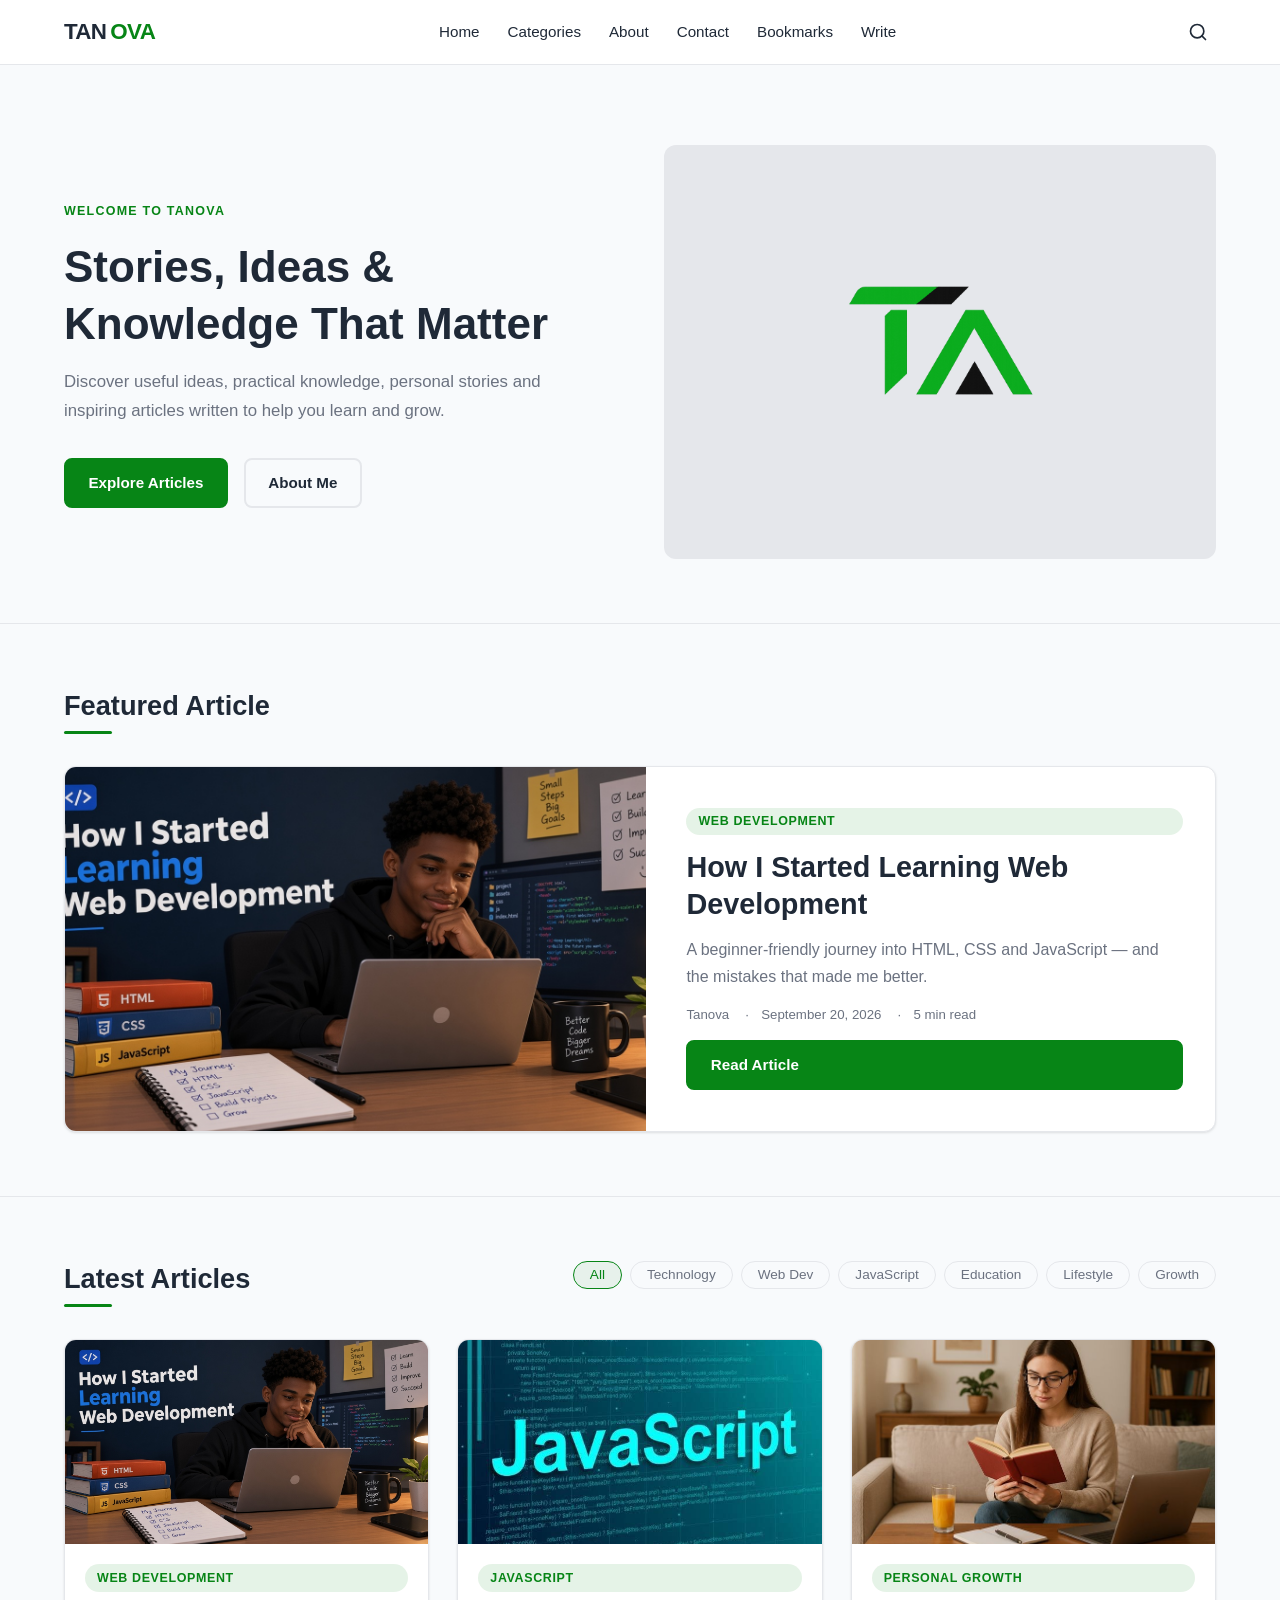
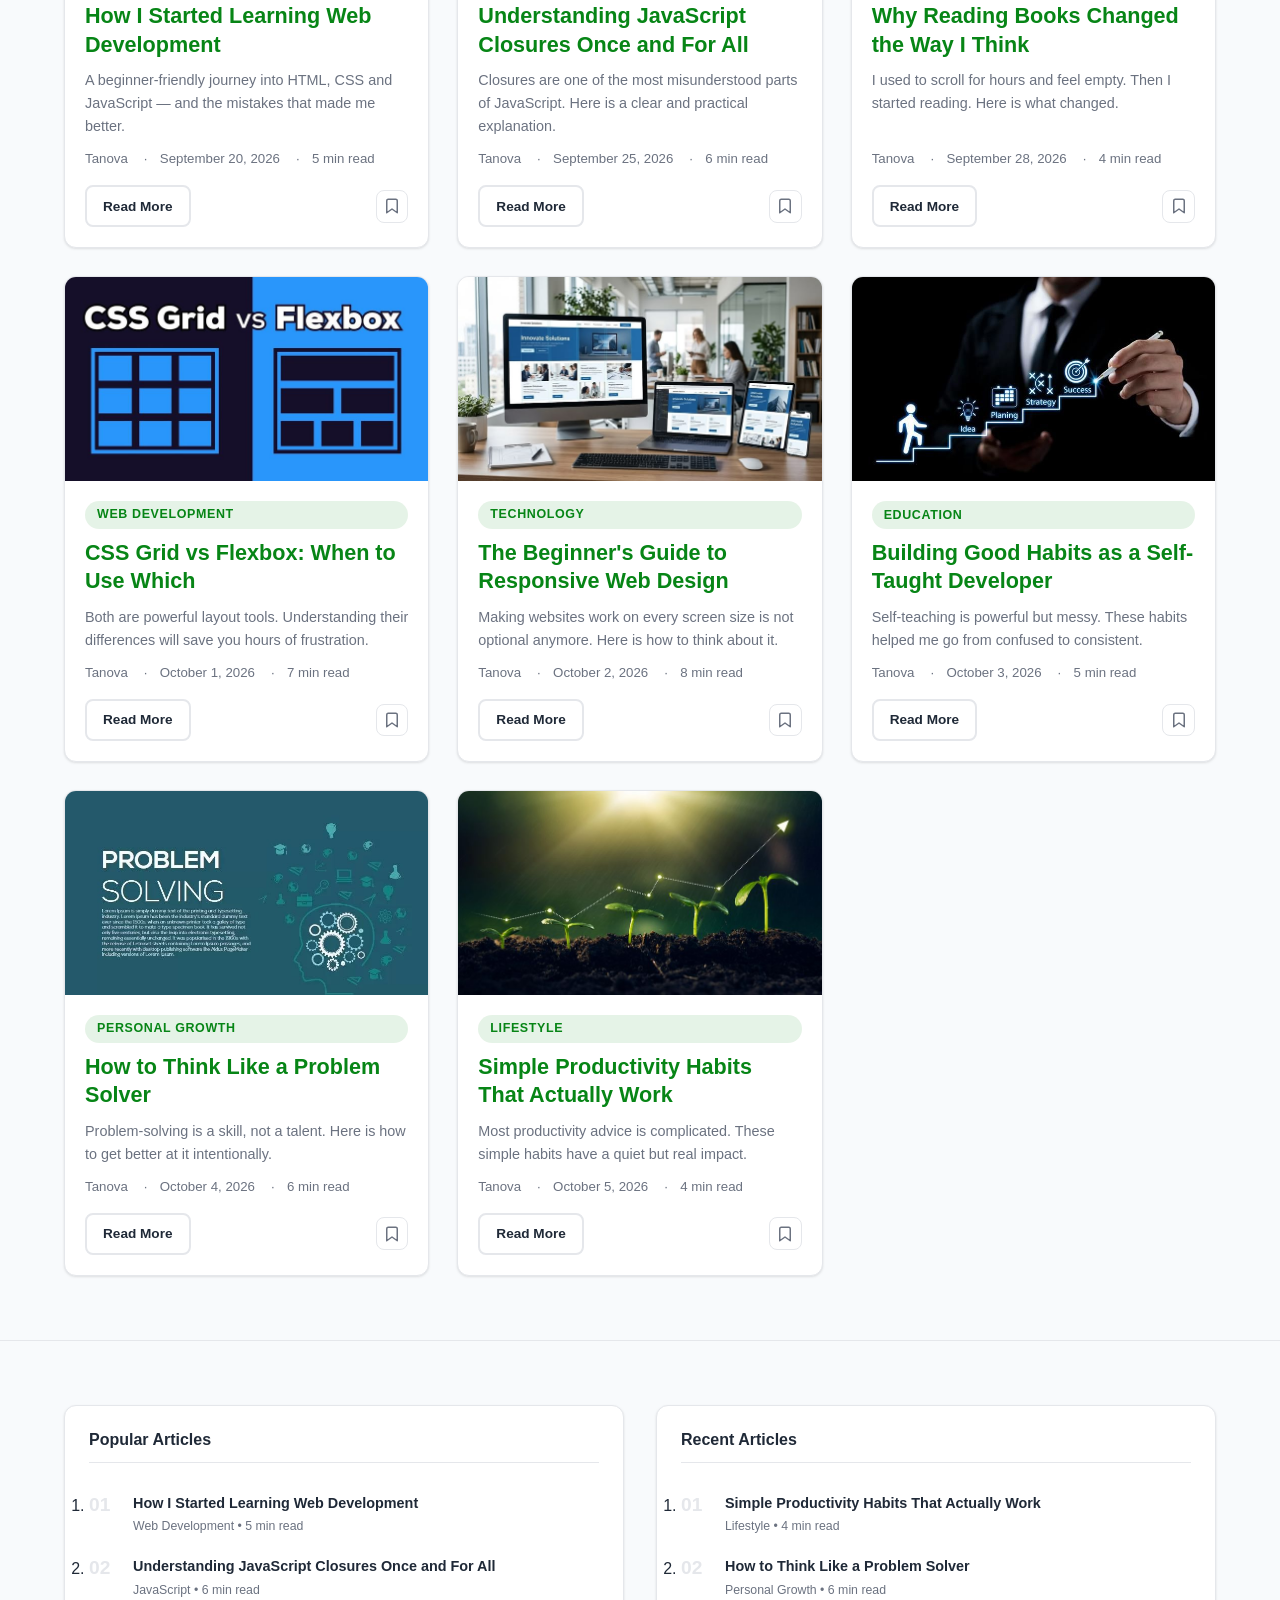
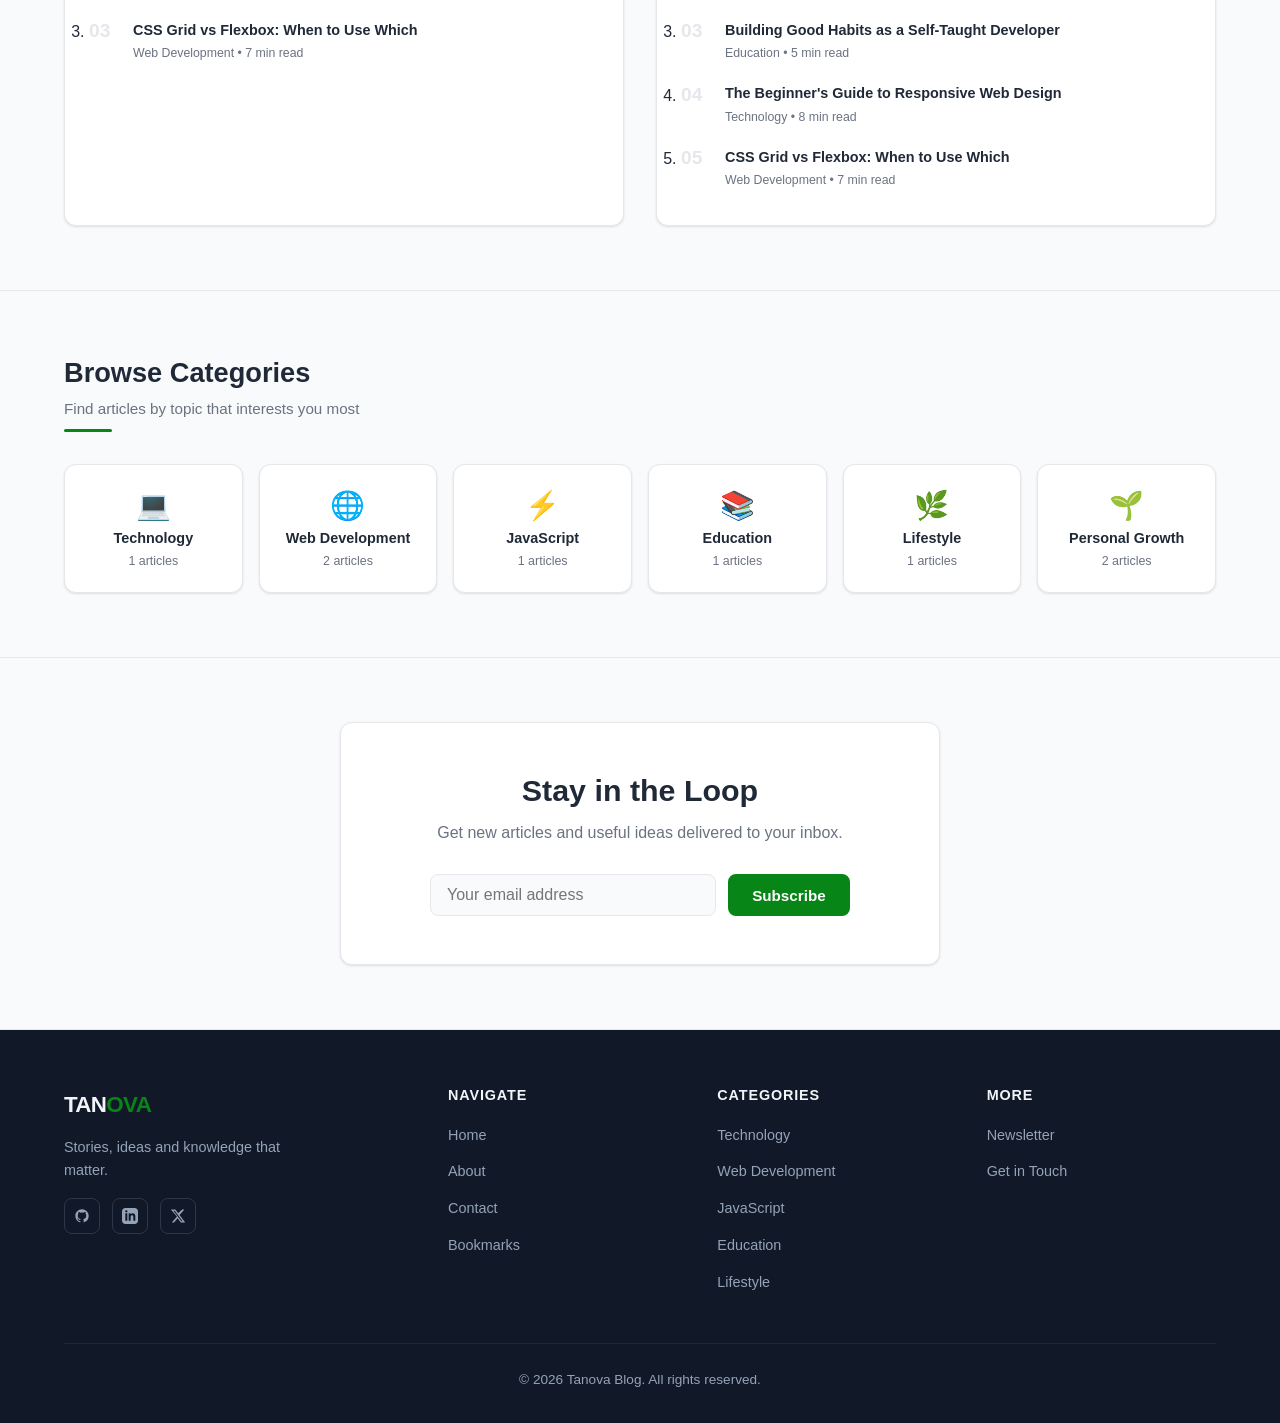
<file: blog/index.html>
<!DOCTYPE html>
<html lang="en">
<head>
    <meta charset="UTF-8">
    <meta name="viewport" content="width=device-width, initial-scale=1.0">
    <meta name="description" content="Tanova Blog — Ideas, stories, knowledge and inspiration.">
    <title>Tanova Blog — Ideas, Stories & Knowledge</title>
    <link rel="stylesheet" href="css/style.css">
</head>
<body>

    <header class="site-header" role="banner">
        <div class="container">
            <div class="header-inner">
                <a href="index.html" class="logo-link" aria-label="Tanova Blog home">
                    TAN<span>OVA</span>
                </a>

                <nav class="desktop-nav" aria-label="Main navigation">
                    <a href="index.html">Home</a>
                    <a href="index.html#categories">Categories</a>
                    <a href="about.html">About</a>
                    <a href="contact.html">Contact</a>
                    <a href="bookmarks.html">Bookmarks</a>
                    <a href="publish.html">Write</a>
                </nav>

                <div class="nav-actions">
                    <button class="icon-btn" id="search-btn" aria-label="Open search">
                        <svg width="20" height="20" viewBox="0 0 24 24" fill="none" stroke="currentColor" stroke-width="2" stroke-linecap="round" stroke-linejoin="round" aria-hidden="true"><circle cx="11" cy="11" r="8"/><line x1="21" y1="21" x2="16.65" y2="16.65"/></svg>
                    </button>
                    <button class="icon-btn menu-toggle" id="menu-toggle" aria-label="Open navigation menu" aria-expanded="false" aria-controls="mobile-menu">
                        <svg width="24" height="24" viewBox="0 0 24 24" fill="none" stroke="currentColor" stroke-width="2" stroke-linecap="round" aria-hidden="true"><line x1="3" y1="6" x2="21" y2="6"/><line x1="3" y1="12" x2="21" y2="12"/><line x1="3" y1="18" x2="21" y2="18"/></svg>
                    </button>
                </div>
            </div>
        </div>

        <nav class="mobile-menu" id="mobile-menu" aria-label="Mobile navigation">
            <a href="index.html">Home</a>
            <a href="index.html#categories">Categories</a>
            <a href="about.html">About</a>
            <a href="contact.html">Contact</a>
            <a href="bookmarks.html">Bookmarks</a>
            <a href="publish.html">Write</a>
        </nav>
    </header>

    <div class="search-overlay" id="search-overlay" role="dialog" aria-modal="true" aria-label="Search articles">
        <div class="search-box">
            <div class="search-box-header">
                <div class="search-input-wrap">
                    <svg width="18" height="18" viewBox="0 0 24 24" fill="none" stroke="currentColor" stroke-width="2" stroke-linecap="round" stroke-linejoin="round" aria-hidden="true"><circle cx="11" cy="11" r="8"/><line x1="21" y1="21" x2="16.65" y2="16.65"/></svg>
                    <input type="search" id="search-input" placeholder="Search articles..." autocomplete="off" aria-label="Search articles">
                </div>
                <button id="search-close" aria-label="Close search">
                    <svg width="20" height="20" viewBox="0 0 24 24" fill="none" stroke="currentColor" stroke-width="2" stroke-linecap="round" aria-hidden="true"><line x1="18" y1="6" x2="6" y2="18"/><line x1="6" y1="6" x2="18" y2="18"/></svg>
                </button>
            </div>
            <div class="search-results" id="search-results" role="list" aria-live="polite"></div>
        </div>
    </div>

    <main id="main-content">

        <section class="hero" aria-labelledby="hero-heading">
            <div class="container">
                <div class="hero-inner">
                    <div class="hero-text">
                        <span class="hero-label">Welcome to Tanova</span>
                        <h1 id="hero-heading">Stories, Ideas &amp; Knowledge That Matter</h1>
                        <p>Discover useful ideas, practical knowledge, personal stories and inspiring articles written to help you learn and grow.</p>
                        <div class="hero-actions">
                            <a href="#latest-articles" class="btn btn-primary">Explore Articles</a>
                            <a href="about.html" class="btn btn-outline">About Me</a>
                        </div>
                    </div>
                    <div class="hero-image-wrap">
                        <img src="images/My Logo.png" alt="Tanova Blog">
                    </div>
                </div>
            </div>
        </section>

        <section class="featured-section" aria-labelledby="featured-heading">
            <div class="container">
                <div class="section-header">
                    <h2 class="section-title" id="featured-heading">Featured Article</h2>
                    <div class="section-divider"></div>
                </div>
                <div class="featured-article" id="featured-article"></div>
            </div>
        </section>

        <section class="posts-section" id="latest-articles" aria-labelledby="latest-heading">
            <div class="container">
                <div class="posts-section-top">
                    <div class="section-header section-header-flush">
                        <h2 class="section-title" id="latest-heading">Latest Articles</h2>
                        <div class="section-divider"></div>
                    </div>
                    <div class="category-filters" role="group" aria-label="Filter by category">
                        <button class="category-filter-btn active" data-category="all">All</button>
                        <button class="category-filter-btn" data-category="Technology">Technology</button>
                        <button class="category-filter-btn" data-category="Web Development">Web Dev</button>
                        <button class="category-filter-btn" data-category="JavaScript">JavaScript</button>
                        <button class="category-filter-btn" data-category="Education">Education</button>
                        <button class="category-filter-btn" data-category="Lifestyle">Lifestyle</button>
                        <button class="category-filter-btn" data-category="Personal Growth">Growth</button>
                    </div>
                </div>
                <div class="posts-grid" id="posts-grid"></div>
            </div>
        </section>

        <section class="home-sidebar-section" aria-label="Popular articles">
            <div class="container">
                <div class="home-widgets-grid">
                    <div class="sidebar-widget">
                        <h2 class="widget-title">Popular Articles</h2>
                        <ol class="popular-list" id="popular-list" aria-label="Most popular articles"></ol>
                    </div>
                    <div class="sidebar-widget">
                        <h2 class="widget-title">Recent Articles</h2>
                        <ol class="popular-list" id="recent-list" aria-label="Most recent articles"></ol>
                    </div>
                </div>
            </div>
        </section>

        <section class="categories-section" id="categories" aria-labelledby="categories-heading">
            <div class="container">
                <div class="section-header">
                    <h2 class="section-title" id="categories-heading">Browse Categories</h2>
                    <p class="section-subtitle">Find articles by topic that interests you most</p>
                    <div class="section-divider"></div>
                </div>
                <div class="categories-grid" id="categories-grid"></div>
            </div>
        </section>

        <section class="newsletter-section" aria-labelledby="newsletter-heading">
            <div class="container">
                <div class="newsletter-inner">
                    <h2 id="newsletter-heading">Stay in the Loop</h2>
                    <p>Get new articles and useful ideas delivered to your inbox.</p>
                    <form class="newsletter-form" id="newsletter-form" novalidate aria-label="Newsletter subscription">
                        <input type="email" placeholder="Your email address" aria-label="Email address" required>
                        <button type="submit" class="btn btn-primary">Subscribe</button>
                    </form>
                </div>
            </div>
        </section>

    </main>

    <footer class="site-footer" role="contentinfo">
        <div class="container">
            <div class="footer-grid">
                <div class="footer-brand">
                    <a href="index.html" class="logo-link" aria-label="Tanova Blog">TAN<span>OVA</span></a>
                    <p>Stories, ideas and knowledge that matter.</p>
                    <div class="social-links" aria-label="Social media links">
                        <a href="https://github.com/Ekenmisireyakakum/Blog" class="social-link" aria-label="GitHub" target="_blank" rel="noopener">
                            <svg width="16" height="16" viewBox="0 0 24 24" fill="currentColor" aria-hidden="true"><path d="M12 2C6.477 2 2 6.484 2 12.017c0 4.425 2.865 8.18 6.839 9.504.5.092.682-.217.682-.483 0-.237-.008-.868-.013-1.703-2.782.605-3.369-1.343-3.369-1.343-.454-1.158-1.11-1.466-1.11-1.466-.908-.62.069-.608.069-.608 1.003.07 1.531 1.032 1.531 1.032.892 1.53 2.341 1.088 2.91.832.092-.647.35-1.088.636-1.338-2.22-.253-4.555-1.113-4.555-4.951 0-1.093.39-1.988 1.029-2.688-.103-.253-.446-1.272.098-2.65 0 0 .84-.27 2.75 1.026A9.564 9.564 0 0112 6.844c.85.004 1.705.115 2.504.337 1.909-1.296 2.747-1.027 2.747-1.027.546 1.379.202 2.398.1 2.651.64.7 1.028 1.595 1.028 2.688 0 3.848-2.339 4.695-4.566 4.943.359.309.678.92.678 1.855 0 1.338-.012 2.419-.012 2.747 0 .268.18.58.688.482A10.019 10.019 0 0022 12.017C22 6.484 17.522 2 12 2z"/></svg>
                        </a>
                        <a href="https://lnkd.in/p/dVccZxGE" class="social-link" aria-label="LinkedIn" target="_blank" rel="noopener">
                            <svg width="16" height="16" viewBox="0 0 24 24" fill="currentColor" aria-hidden="true"><path d="M19 0h-14c-2.761 0-5 2.239-5 5v14c0 2.761 2.239 5 5 5h14c2.762 0 5-2.239 5-5v-14c0-2.761-2.238-5-5-5zm-11 19h-3v-11h3v11zm-1.5-12.268c-.966 0-1.75-.79-1.75-1.764s.784-1.764 1.75-1.764 1.75.79 1.75 1.764-.783 1.764-1.75 1.764zm13.5 12.268h-3v-5.604c0-3.368-4-3.113-4 0v5.604h-3v-11h3v1.765c1.396-2.586 7-2.777 7 2.476v6.759z"/></svg>
                        </a>
                        <a href="https://x.com/EkenmisireY/status/2108498737828184148?s=20" class="social-link" aria-label="X (Twitter)" target="-blank" rel="noopener">
                            <svg width="16" height="16" viewBox="0 0 24 24" fill="currentColor" aria-hidden="true"><path d="M18.244 2.25h3.308l-7.227 8.26 8.502 11.24H16.17l-4.714-6.231-5.401 6.231H2.747l7.73-8.835L1.254 2.25H8.08l4.259 5.63 5.905-5.63zm-1.161 17.52h1.833L7.084 4.126H5.117z"/></svg>
                        </a>
                    </div>
                </div>

                <div class="footer-col">
                    <h4>Navigate</h4>
                    <ul>
                        <li><a href="index.html">Home</a></li>
                        <li><a href="about.html">About</a></li>
                        <li><a href="contact.html">Contact</a></li>
                        <li><a href="bookmarks.html">Bookmarks</a></li>
                    </ul>
                </div>

                <div class="footer-col">
                    <h4>Categories</h4>
                    <ul>
                        <li><a href="index.html#categories">Technology</a></li>
                        <li><a href="index.html#categories">Web Development</a></li>
                        <li><a href="index.html#categories">JavaScript</a></li>
                        <li><a href="index.html#categories">Education</a></li>
                        <li><a href="index.html#categories">Lifestyle</a></li>
                    </ul>
                </div>

                <div class="footer-col">
                    <h4>More</h4>
                    <ul>
                        <li><a href="index.html#newsletter">Newsletter</a></li>
                        <li><a href="contact.html">Get in Touch</a></li>
                    </ul>
                </div>
            </div>

            <div class="footer-bottom">
                <p>&copy; 2026 Tanova Blog. All rights reserved.</p>
            </div>
        </div>
    </footer>

    <script src="js/posts.js"></script>
    <script src="js/main.js"></script>
</body>
</html>
</file>
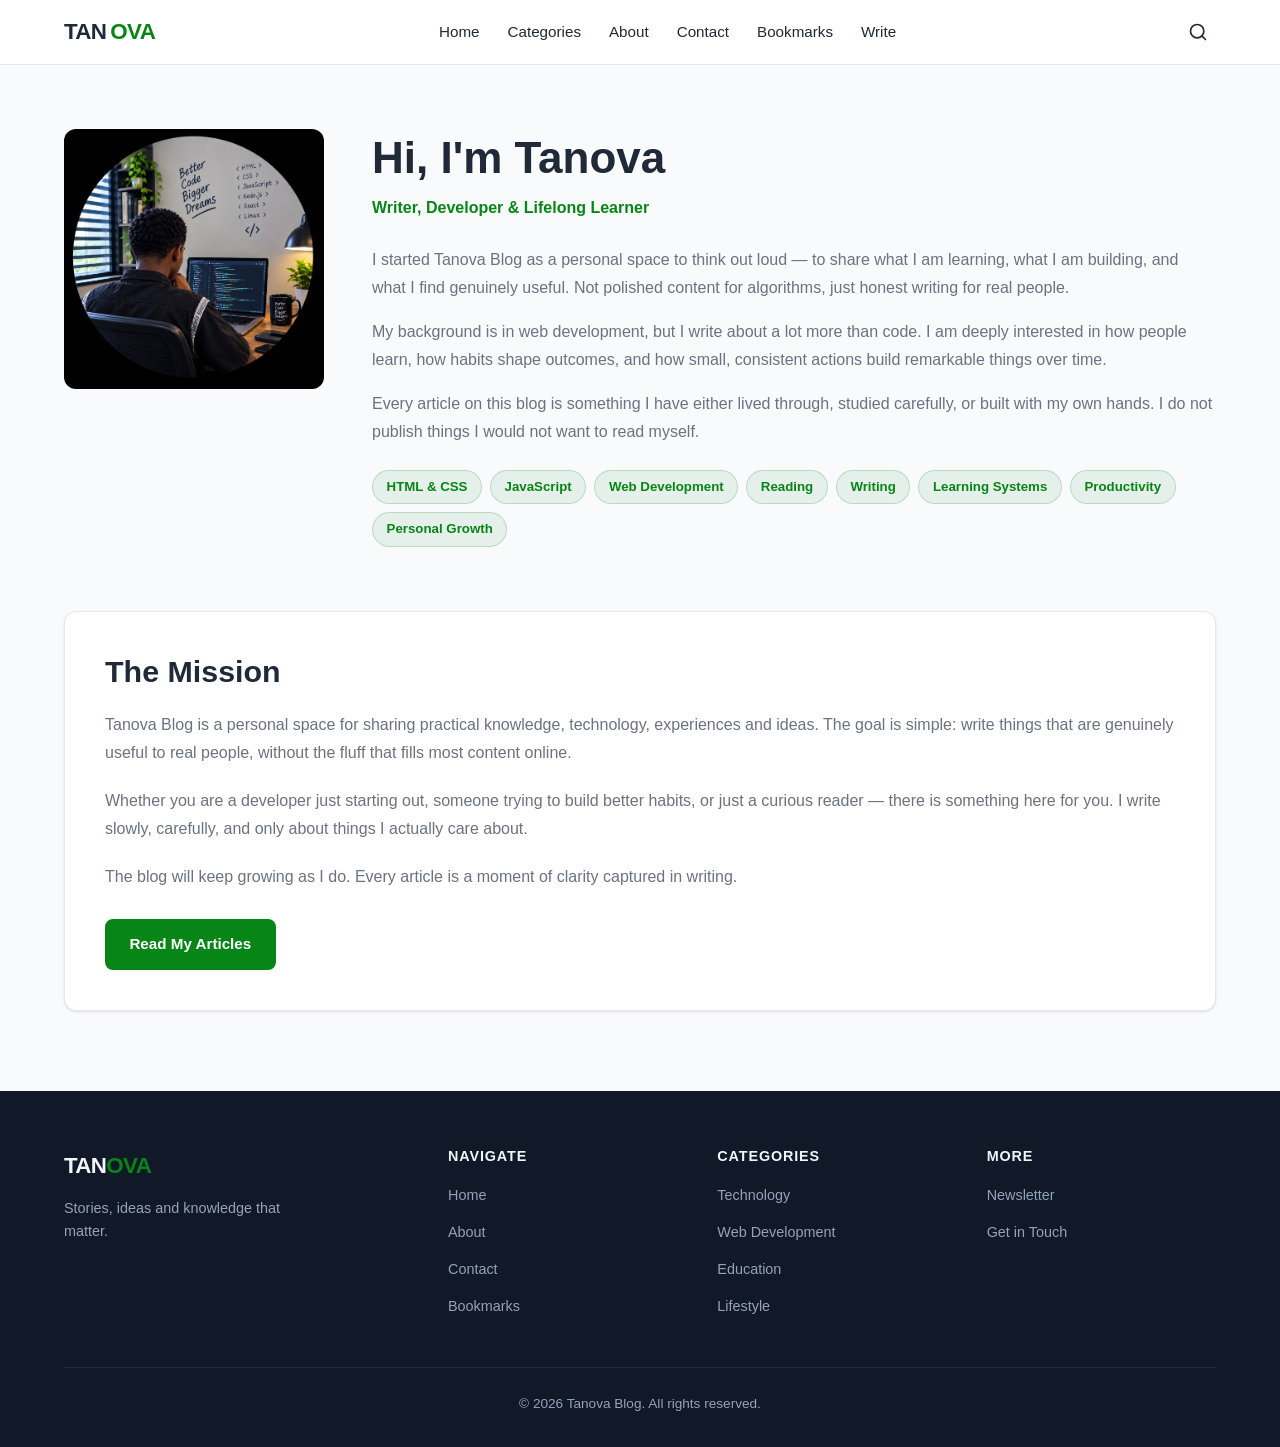
<file: blog/about.html>
<!DOCTYPE html>
<html lang="en">
<head>
    <meta charset="UTF-8">
    <meta name="viewport" content="width=device-width, initial-scale=1.0">
    <meta name="description" content="About Tanova Blog — a personal space for sharing practical knowledge, technology and ideas.">
    <title>About — Tanova Blog</title>
    <link rel="stylesheet" href="css/style.css">
</head>
<body>

    <header class="site-header" role="banner">
        <div class="container">
            <div class="header-inner">
                <a href="index.html" class="logo-link" aria-label="Tanova Blog home">
                    TAN<span>OVA</span>
                </a>
                <nav class="desktop-nav" aria-label="Main navigation">
                    <a href="index.html">Home</a>
                    <a href="index.html#categories">Categories</a>
                    <a href="about.html" aria-current="page">About</a>
                    <a href="contact.html">Contact</a>
                    <a href="bookmarks.html">Bookmarks</a>
                    <a href="publish.html">Write</a>
                </nav>
                <div class="nav-actions">
                    <button class="icon-btn" id="search-btn" aria-label="Open search">
                        <svg width="20" height="20" viewBox="0 0 24 24" fill="none" stroke="currentColor" stroke-width="2" stroke-linecap="round" stroke-linejoin="round" aria-hidden="true"><circle cx="11" cy="11" r="8"/><line x1="21" y1="21" x2="16.65" y2="16.65"/></svg>
                    </button>
                    <button class="icon-btn menu-toggle" id="menu-toggle" aria-label="Open navigation menu" aria-expanded="false" aria-controls="mobile-menu">
                        <svg width="24" height="24" viewBox="0 0 24 24" fill="none" stroke="currentColor" stroke-width="2" stroke-linecap="round" aria-hidden="true"><line x1="3" y1="6" x2="21" y2="6"/><line x1="3" y1="12" x2="21" y2="12"/><line x1="3" y1="18" x2="21" y2="18"/></svg>
                    </button>
                </div>
            </div>
        </div>
        <nav class="mobile-menu" id="mobile-menu" aria-label="Mobile navigation">
            <a href="index.html">Home</a>
            <a href="index.html#categories">Categories</a>
            <a href="about.html">About</a>
            <a href="contact.html">Contact</a>
            <a href="bookmarks.html">Bookmarks</a>
            <a href="publish.html">Write</a>
        </nav>
    </header>

    <div class="search-overlay" id="search-overlay" role="dialog" aria-modal="true" aria-label="Search articles">
        <div class="search-box">
            <div class="search-box-header">
                <div class="search-input-wrap">
                    <svg width="18" height="18" viewBox="0 0 24 24" fill="none" stroke="currentColor" stroke-width="2" stroke-linecap="round" stroke-linejoin="round" aria-hidden="true"><circle cx="11" cy="11" r="8"/><line x1="21" y1="21" x2="16.65" y2="16.65"/></svg>
                    <input type="search" id="search-input" placeholder="Search articles..." autocomplete="off" aria-label="Search articles">
                </div>
                <button id="search-close" aria-label="Close search">
                    <svg width="20" height="20" viewBox="0 0 24 24" fill="none" stroke="currentColor" stroke-width="2" stroke-linecap="round" aria-hidden="true"><line x1="18" y1="6" x2="6" y2="18"/><line x1="6" y1="6" x2="18" y2="18"/></svg>
                </button>
            </div>
            <div class="search-results" id="search-results" role="list" aria-live="polite"></div>
        </div>
    </div>

    <main class="about-page" id="main-content">
        <div class="container">

            <div class="about-hero">
                <div class="about-image-wrap">
                    <img src="images/Profile.png" alt="Tanova — author photo">
                </div>

                <div class="about-text">
                    <h1>Hi, I'm Tanova</h1>
                    <p class="subtitle">Writer, Developer &amp; Lifelong Learner</p>

                    <p>I started Tanova Blog as a personal space to think out loud — to share what I am learning, what I am building, and what I find genuinely useful. Not polished content for algorithms, just honest writing for real people.</p>

                    <p>My background is in web development, but I write about a lot more than code. I am deeply interested in how people learn, how habits shape outcomes, and how small, consistent actions build remarkable things over time.</p>

                    <p>Every article on this blog is something I have either lived through, studied carefully, or built with my own hands. I do not publish things I would not want to read myself.</p>

                    <div class="skills-list" aria-label="Skills and interests">
                        <span class="skill-tag">HTML &amp; CSS</span>
                        <span class="skill-tag">JavaScript</span>
                        <span class="skill-tag">Web Development</span>
                        <span class="skill-tag">Reading</span>
                        <span class="skill-tag">Writing</span>
                        <span class="skill-tag">Learning Systems</span>
                        <span class="skill-tag">Productivity</span>
                        <span class="skill-tag">Personal Growth</span>
                    </div>
                </div>
            </div>

            <div class="about-mission">
                <h2 class="mission-heading">The Mission</h2>
                <p>Tanova Blog is a personal space for sharing practical knowledge, technology, experiences and ideas. The goal is simple: write things that are genuinely useful to real people, without the fluff that fills most content online.</p>
                <p>Whether you are a developer just starting out, someone trying to build better habits, or just a curious reader — there is something here for you. I write slowly, carefully, and only about things I actually care about.</p>
                <p>The blog will keep growing as I do. Every article is a moment of clarity captured in writing.</p>
                <a href="index.html" class="btn btn-primary">Read My Articles</a>
            </div>

        </div>
    </main>

    <footer class="site-footer" role="contentinfo">
        <div class="container">
            <div class="footer-grid">
                <div class="footer-brand">
                    <a href="index.html" class="logo-link">TAN<span>OVA</span></a>
                    <p>Stories, ideas and knowledge that matter.</p>
                </div>
                <div class="footer-col">
                    <h4>Navigate</h4>
                    <ul>
                        <li><a href="index.html">Home</a></li>
                        <li><a href="about.html">About</a></li>
                        <li><a href="contact.html">Contact</a></li>
                        <li><a href="bookmarks.html">Bookmarks</a></li>
                    </ul>
                </div>
                <div class="footer-col">
                    <h4>Categories</h4>
                    <ul>
                        <li><a href="index.html#categories">Technology</a></li>
                        <li><a href="index.html#categories">Web Development</a></li>
                        <li><a href="index.html#categories">Education</a></li>
                        <li><a href="index.html#categories">Lifestyle</a></li>
                    </ul>
                </div>
                <div class="footer-col">
                    <h4>More</h4>
                    <ul>
                        <li><a href="index.html#newsletter">Newsletter</a></li>
                        <li><a href="contact.html">Get in Touch</a></li>
                    </ul>
                </div>
            </div>
            <div class="footer-bottom">
                <p>&copy; 2026 Tanova Blog. All rights reserved.</p>
            </div>
        </div>
    </footer>

    <script src="js/posts.js"></script>
    <script src="js/main.js"></script>
</body>
</html>
</file>
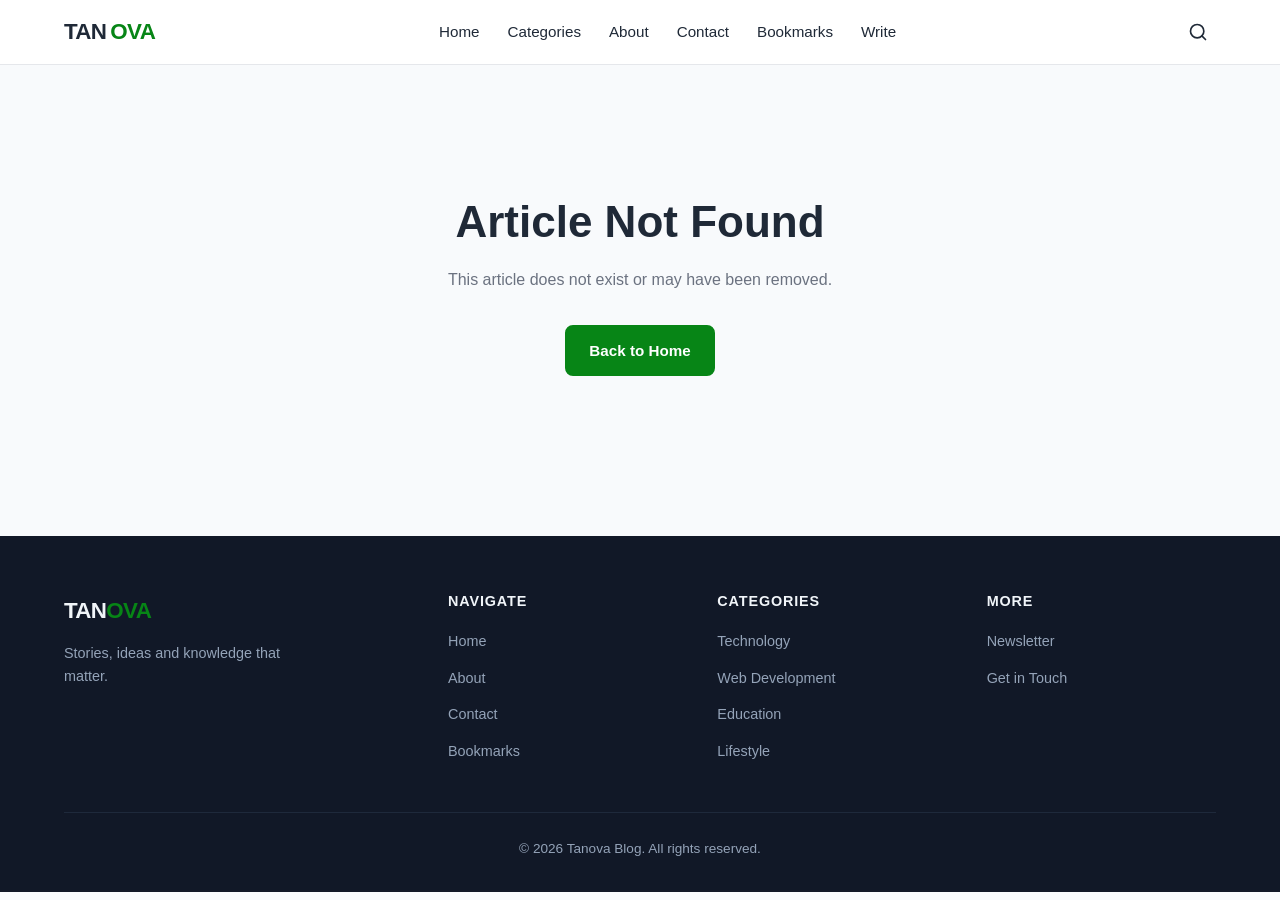
<file: blog/article.html>
<!DOCTYPE html>
<html lang="en">
<head>
    <meta charset="UTF-8">
    <meta name="viewport" content="width=device-width, initial-scale=1.0">
    <title>Article — Tanova Blog</title>
    <link rel="stylesheet" href="css/style.css">
</head>
<body>

    <header class="site-header" role="banner">
        <div class="container">
            <div class="header-inner">
                <a href="index.html" class="logo-link" aria-label="Tanova Blog home">
                    TAN<span>OVA</span>
                </a>

                <nav class="desktop-nav" aria-label="Main navigation">
                    <a href="index.html">Home</a>
                    <a href="index.html#categories">Categories</a>
                    <a href="about.html">About</a>
                    <a href="contact.html">Contact</a>
                    <a href="bookmarks.html">Bookmarks</a>
                    <a href="publish.html">Write</a>
                </nav>

                <div class="nav-actions">
                    <button class="icon-btn" id="search-btn" aria-label="Open search">
                        <svg width="20" height="20" viewBox="0 0 24 24" fill="none" stroke="currentColor" stroke-width="2" stroke-linecap="round" stroke-linejoin="round" aria-hidden="true"><circle cx="11" cy="11" r="8"/><line x1="21" y1="21" x2="16.65" y2="16.65"/></svg>
                    </button>
                    <button class="icon-btn menu-toggle" id="menu-toggle" aria-label="Open navigation menu" aria-expanded="false" aria-controls="mobile-menu">
                        <svg width="24" height="24" viewBox="0 0 24 24" fill="none" stroke="currentColor" stroke-width="2" stroke-linecap="round" aria-hidden="true"><line x1="3" y1="6" x2="21" y2="6"/><line x1="3" y1="12" x2="21" y2="12"/><line x1="3" y1="18" x2="21" y2="18"/></svg>
                    </button>
                </div>
            </div>
        </div>

        <nav class="mobile-menu" id="mobile-menu" aria-label="Mobile navigation">
            <a href="index.html">Home</a>
            <a href="index.html#categories">Categories</a>
            <a href="about.html">About</a>
            <a href="contact.html">Contact</a>
            <a href="bookmarks.html">Bookmarks</a>
            <a href="publish.html">Write</a>
        </nav>
    </header>

    <div class="search-overlay" id="search-overlay" role="dialog" aria-modal="true" aria-label="Search articles">
        <div class="search-box">
            <div class="search-box-header">
                <div class="search-input-wrap">
                    <svg width="18" height="18" viewBox="0 0 24 24" fill="none" stroke="currentColor" stroke-width="2" stroke-linecap="round" stroke-linejoin="round" aria-hidden="true"><circle cx="11" cy="11" r="8"/><line x1="21" y1="21" x2="16.65" y2="16.65"/></svg>
                    <input type="search" id="search-input" placeholder="Search articles..." autocomplete="off" aria-label="Search articles">
                </div>
                <button id="search-close" aria-label="Close search">
                    <svg width="20" height="20" viewBox="0 0 24 24" fill="none" stroke="currentColor" stroke-width="2" stroke-linecap="round" aria-hidden="true"><line x1="18" y1="6" x2="6" y2="18"/><line x1="6" y1="6" x2="18" y2="18"/></svg>
                </button>
            </div>
            <div class="search-results" id="search-results" role="list" aria-live="polite"></div>
        </div>
    </div>

    <main class="article-page" id="main-content">
        <div class="container">
            <nav class="breadcrumb" aria-label="Breadcrumb">
                <a href="index.html">Home</a>
                <span aria-hidden="true">›</span>
                <span id="article-category-crumb">Article</span>
            </nav>

            <div class="article-layout">
                <article class="article-main">
                    <header>
                        <span class="category-badge" id="article-category"></span>
                        <h1 id="article-title"></h1>
                        <p id="article-desc" class="article-desc"></p>
                        <div class="article-meta">
                            <span id="article-author"></span>
                            <span id="article-date"></span>
                            <span id="article-reading"></span>
                        </div>
                    </header>

                    <div class="article-featured-image">
                        <img id="article-image" src="" alt="" loading="lazy">
                    </div>

                    <div class="article-content" id="article-content"></div>

                    <div class="article-actions">
                        <button class="like-btn" id="like-btn" aria-pressed="false">
                            <svg width="18" height="18" viewBox="0 0 24 24" fill="none" stroke="currentColor" stroke-width="2" stroke-linecap="round" stroke-linejoin="round" aria-hidden="true"><path d="M20.84 4.61a5.5 5.5 0 0 0-7.78 0L12 5.67l-1.06-1.06a5.5 5.5 0 0 0-7.78 7.78l1.06 1.06L12 21.23l7.78-7.78 1.06-1.06a5.5 5.5 0 0 0 0-7.78z"/></svg>
                            Like
                        </button>
                        <button class="save-btn" id="save-btn" aria-pressed="false">Save Article</button>
                        <div class="share-wrap">
                            <button class="share-btn" id="share-btn">
                                <svg width="16" height="16" viewBox="0 0 24 24" fill="none" stroke="currentColor" stroke-width="2" stroke-linecap="round" stroke-linejoin="round" aria-hidden="true"><circle cx="18" cy="5" r="3"/><circle cx="6" cy="12" r="3"/><circle cx="18" cy="19" r="3"/><line x1="8.59" y1="13.51" x2="15.42" y2="17.49"/><line x1="15.41" y1="6.51" x2="8.59" y2="10.49"/></svg>
                                Share
                            </button>
                            <div class="share-menu" id="share-menu" hidden>
                                <button id="copy-link-btn">
                                    <svg width="15" height="15" viewBox="0 0 24 24" fill="none" stroke="currentColor" stroke-width="2" stroke-linecap="round" aria-hidden="true"><rect x="9" y="9" width="13" height="13" rx="2" ry="2"/><path d="M5 15H4a2 2 0 0 1-2-2V4a2 2 0 0 1 2-2h9a2 2 0 0 1 2 2v1"/></svg>
                                    Copy Link
                                </button>
                                <a id="share-whatsapp" href="#" target="_blank" rel="noopener">
                                    <svg width="15" height="15" viewBox="0 0 24 24" fill="currentColor" aria-hidden="true"><path d="M17.472 14.382c-.297-.149-1.758-.867-2.03-.967-.273-.099-.471-.148-.67.15-.197.297-.767.966-.94 1.164-.173.199-.347.223-.644.075-.297-.15-1.255-.463-2.39-1.475-.883-.788-1.48-1.761-1.653-2.059-.173-.297-.018-.458.13-.606.134-.133.298-.347.446-.52.149-.174.198-.298.298-.497.099-.198.05-.371-.025-.52-.075-.149-.669-1.612-.916-2.207-.242-.579-.487-.5-.669-.51-.173-.008-.371-.01-.57-.01-.198 0-.52.074-.792.372-.272.297-1.04 1.016-1.04 2.479 0 1.462 1.065 2.875 1.213 3.074.149.198 2.096 3.2 5.077 4.487.709.306 1.262.489 1.694.625.712.227 1.36.195 1.871.118.571-.085 1.758-.719 2.006-1.413.248-.694.248-1.289.173-1.413-.074-.124-.272-.198-.57-.347z"/><path d="M11.999 2C6.477 2 2 6.484 2 12.017c0 1.976.535 3.825 1.47 5.412L2 22l4.647-1.452A9.975 9.975 0 0 0 12 22c5.523 0 10-4.477 10-10S17.523 2 11.999 2zM12 20.077a8.073 8.073 0 0 1-4.112-1.127l-.295-.175-3.062.957.973-2.979-.192-.306A8.074 8.074 0 1 1 12 20.077z"/></svg>
                                    WhatsApp
                                </a>
                                <a id="share-facebook" href="#" target="_blank" rel="noopener">
                                    <svg width="15" height="15" viewBox="0 0 24 24" fill="currentColor" aria-hidden="true"><path d="M24 12.073c0-6.627-5.373-12-12-12s-12 5.373-12 12c0 5.99 4.388 10.954 10.125 11.854v-8.385H7.078v-3.47h3.047V9.43c0-3.007 1.792-4.669 4.533-4.669 1.312 0 2.686.235 2.686.235v2.953H15.83c-1.491 0-1.956.925-1.956 1.874v2.25h3.328l-.532 3.47h-2.796v8.385C19.612 23.027 24 18.062 24 12.073z"/></svg>
                                    Facebook
                                </a>
                                <a id="share-twitter" href="#" target="_blank" rel="noopener">
                                    <svg width="15" height="15" viewBox="0 0 24 24" fill="currentColor" aria-hidden="true"><path d="M18.244 2.25h3.308l-7.227 8.26 8.502 11.24H16.17l-4.714-6.231-5.401 6.231H2.747l7.73-8.835L1.254 2.25H8.08l4.259 5.63 5.905-5.63zm-1.161 17.52h1.833L7.084 4.126H5.117z"/></svg>
                                    X / Twitter
                                </a>
                            </div>
                        </div>
                    </div>

                    <section class="comments-section" aria-labelledby="comments-heading">
                        <h2 id="comments-heading">Comments (<span id="comments-count">0</span>)</h2>
                        <p class="comments-notice">Comments are stored only on your device for this demo.</p>

                        <form class="comment-form" id="comment-form" novalidate aria-label="Leave a comment">
                            <h3 class="comment-form-heading">Leave a Comment</h3>
                            <div class="form-error comment-error" hidden></div>
                            <div class="form-group">
                                <label for="commenter-name">Name</label>
                                <input type="text" id="commenter-name" placeholder="Your name" required>
                            </div>
                            <div class="form-group">
                                <label for="commenter-text">Comment</label>
                                <textarea id="commenter-text" placeholder="Share your thoughts..." required></textarea>
                            </div>
                            <button type="submit" class="btn btn-primary">Post Comment</button>
                        </form>

                        <div id="comments-list"></div>
                    </section>
                </article>

                <aside class="article-sidebar" aria-label="Related articles">
                    <div class="sidebar-widget recent-nav" id="recent-nav"></div>
                </aside>
            </div>
        </div>
    </main>

    <footer class="site-footer" role="contentinfo">
        <div class="container">
            <div class="footer-grid">
                <div class="footer-brand">
                    <a href="index.html" class="logo-link">TAN<span>OVA</span></a>
                    <p>Stories, ideas and knowledge that matter.</p>
                </div>
                <div class="footer-col">
                    <h4>Navigate</h4>
                    <ul>
                        <li><a href="index.html">Home</a></li>
                        <li><a href="about.html">About</a></li>
                        <li><a href="contact.html">Contact</a></li>
                        <li><a href="bookmarks.html">Bookmarks</a></li>
                    </ul>
                </div>
                <div class="footer-col">
                    <h4>Categories</h4>
                    <ul>
                        <li><a href="index.html#categories">Technology</a></li>
                        <li><a href="index.html#categories">Web Development</a></li>
                        <li><a href="index.html#categories">Education</a></li>
                        <li><a href="index.html#categories">Lifestyle</a></li>
                    </ul>
                </div>
                <div class="footer-col">
                    <h4>More</h4>
                    <ul>
                        <li><a href="index.html#newsletter">Newsletter</a></li>
                        <li><a href="contact.html">Get in Touch</a></li>
                    </ul>
                </div>
            </div>
            <div class="footer-bottom">
                <p>&copy; 2026 Tanova Blog. All rights reserved.</p>
            </div>
        </div>
    </footer>

    <script src="js/posts.js"></script>
    <script src="js/main.js"></script>
    <script src="js/article.js"></script>
</body>
</html>
</file>
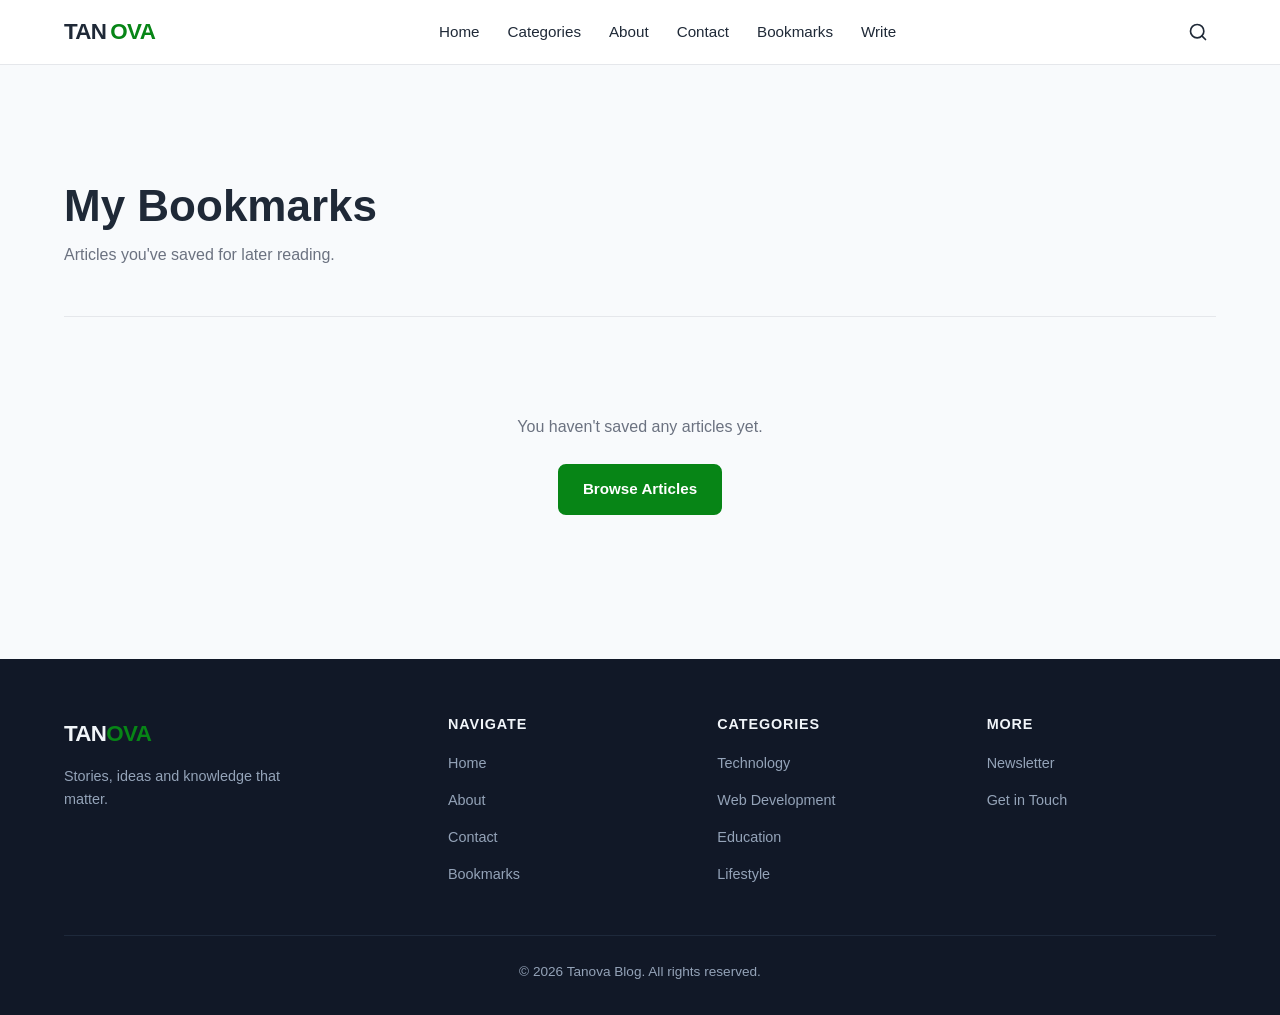
<file: blog/bookmarks.html>
<!DOCTYPE html>
<html lang="en">
<head>
    <meta charset="UTF-8">
    <meta name="viewport" content="width=device-width, initial-scale=1.0">
    <meta name="description" content="Your saved articles on Tanova Blog.">
    <title>Bookmarks — Tanova Blog</title>
    <link rel="stylesheet" href="css/style.css">
</head>
<body>

    <header class="site-header" role="banner">
        <div class="container">
            <div class="header-inner">
                <a href="index.html" class="logo-link" aria-label="Tanova Blog home">
                    TAN<span>OVA</span>
                </a>
                <nav class="desktop-nav" aria-label="Main navigation">
                    <a href="index.html">Home</a>
                    <a href="index.html#categories">Categories</a>
                    <a href="about.html">About</a>
                    <a href="contact.html">Contact</a>
                    <a href="bookmarks.html" aria-current="page">Bookmarks</a>
                    <a href="publish.html">Write</a>
                </nav>
                <div class="nav-actions">
                    <button class="icon-btn" id="search-btn" aria-label="Open search">
                        <svg width="20" height="20" viewBox="0 0 24 24" fill="none" stroke="currentColor" stroke-width="2" stroke-linecap="round" stroke-linejoin="round" aria-hidden="true"><circle cx="11" cy="11" r="8"/><line x1="21" y1="21" x2="16.65" y2="16.65"/></svg>
                    </button>
                    <button class="icon-btn menu-toggle" id="menu-toggle" aria-label="Open navigation menu" aria-expanded="false" aria-controls="mobile-menu">
                        <svg width="24" height="24" viewBox="0 0 24 24" fill="none" stroke="currentColor" stroke-width="2" stroke-linecap="round" aria-hidden="true"><line x1="3" y1="6" x2="21" y2="6"/><line x1="3" y1="12" x2="21" y2="12"/><line x1="3" y1="18" x2="21" y2="18"/></svg>
                    </button>
                </div>
            </div>
        </div>
        <nav class="mobile-menu" id="mobile-menu" aria-label="Mobile navigation">
            <a href="index.html">Home</a>
            <a href="index.html#categories">Categories</a>
            <a href="about.html">About</a>
            <a href="contact.html">Contact</a>
            <a href="bookmarks.html">Bookmarks</a>
            <a href="publish.html">Write</a>
        </nav>
    </header>

    <div class="search-overlay" id="search-overlay" role="dialog" aria-modal="true" aria-label="Search articles">
        <div class="search-box">
            <div class="search-box-header">
                <div class="search-input-wrap">
                    <svg width="18" height="18" viewBox="0 0 24 24" fill="none" stroke="currentColor" stroke-width="2" stroke-linecap="round" stroke-linejoin="round" aria-hidden="true"><circle cx="11" cy="11" r="8"/><line x1="21" y1="21" x2="16.65" y2="16.65"/></svg>
                    <input type="search" id="search-input" placeholder="Search articles..." autocomplete="off" aria-label="Search articles">
                </div>
                <button id="search-close" aria-label="Close search">
                    <svg width="20" height="20" viewBox="0 0 24 24" fill="none" stroke="currentColor" stroke-width="2" stroke-linecap="round" aria-hidden="true"><line x1="18" y1="6" x2="6" y2="18"/><line x1="6" y1="6" x2="18" y2="18"/></svg>
                </button>
            </div>
            <div class="search-results" id="search-results" role="list" aria-live="polite"></div>
        </div>
    </div>

    <main class="bookmarks-page" id="main-content">
        <div class="container">
            <div class="page-hero">
                <h1>My Bookmarks</h1>
                <p>Articles you've saved for later reading.</p>
            </div>
            <div class="bookmarks-list" id="bookmarks-list" aria-live="polite"></div>
        </div>
    </main>

    <footer class="site-footer" role="contentinfo">
        <div class="container">
            <div class="footer-grid">
                <div class="footer-brand">
                    <a href="index.html" class="logo-link">TAN<span>OVA</span></a>
                    <p>Stories, ideas and knowledge that matter.</p>
                </div>
                <div class="footer-col">
                    <h4>Navigate</h4>
                    <ul>
                        <li><a href="index.html">Home</a></li>
                        <li><a href="about.html">About</a></li>
                        <li><a href="contact.html">Contact</a></li>
                        <li><a href="bookmarks.html">Bookmarks</a></li>
                    </ul>
                </div>
                <div class="footer-col">
                    <h4>Categories</h4>
                    <ul>
                        <li><a href="index.html#categories">Technology</a></li>
                        <li><a href="index.html#categories">Web Development</a></li>
                        <li><a href="index.html#categories">Education</a></li>
                        <li><a href="index.html#categories">Lifestyle</a></li>
                    </ul>
                </div>
                <div class="footer-col">
                    <h4>More</h4>
                    <ul>
                        <li><a href="index.html#newsletter">Newsletter</a></li>
                        <li><a href="contact.html">Get in Touch</a></li>
                    </ul>
                </div>
            </div>
            <div class="footer-bottom">
                <p>&copy; 2026 Tanova Blog. All rights reserved.</p>
            </div>
        </div>
    </footer>

    <script src="js/posts.js"></script>
    <script src="js/main.js"></script>
</body>
</html>
</file>
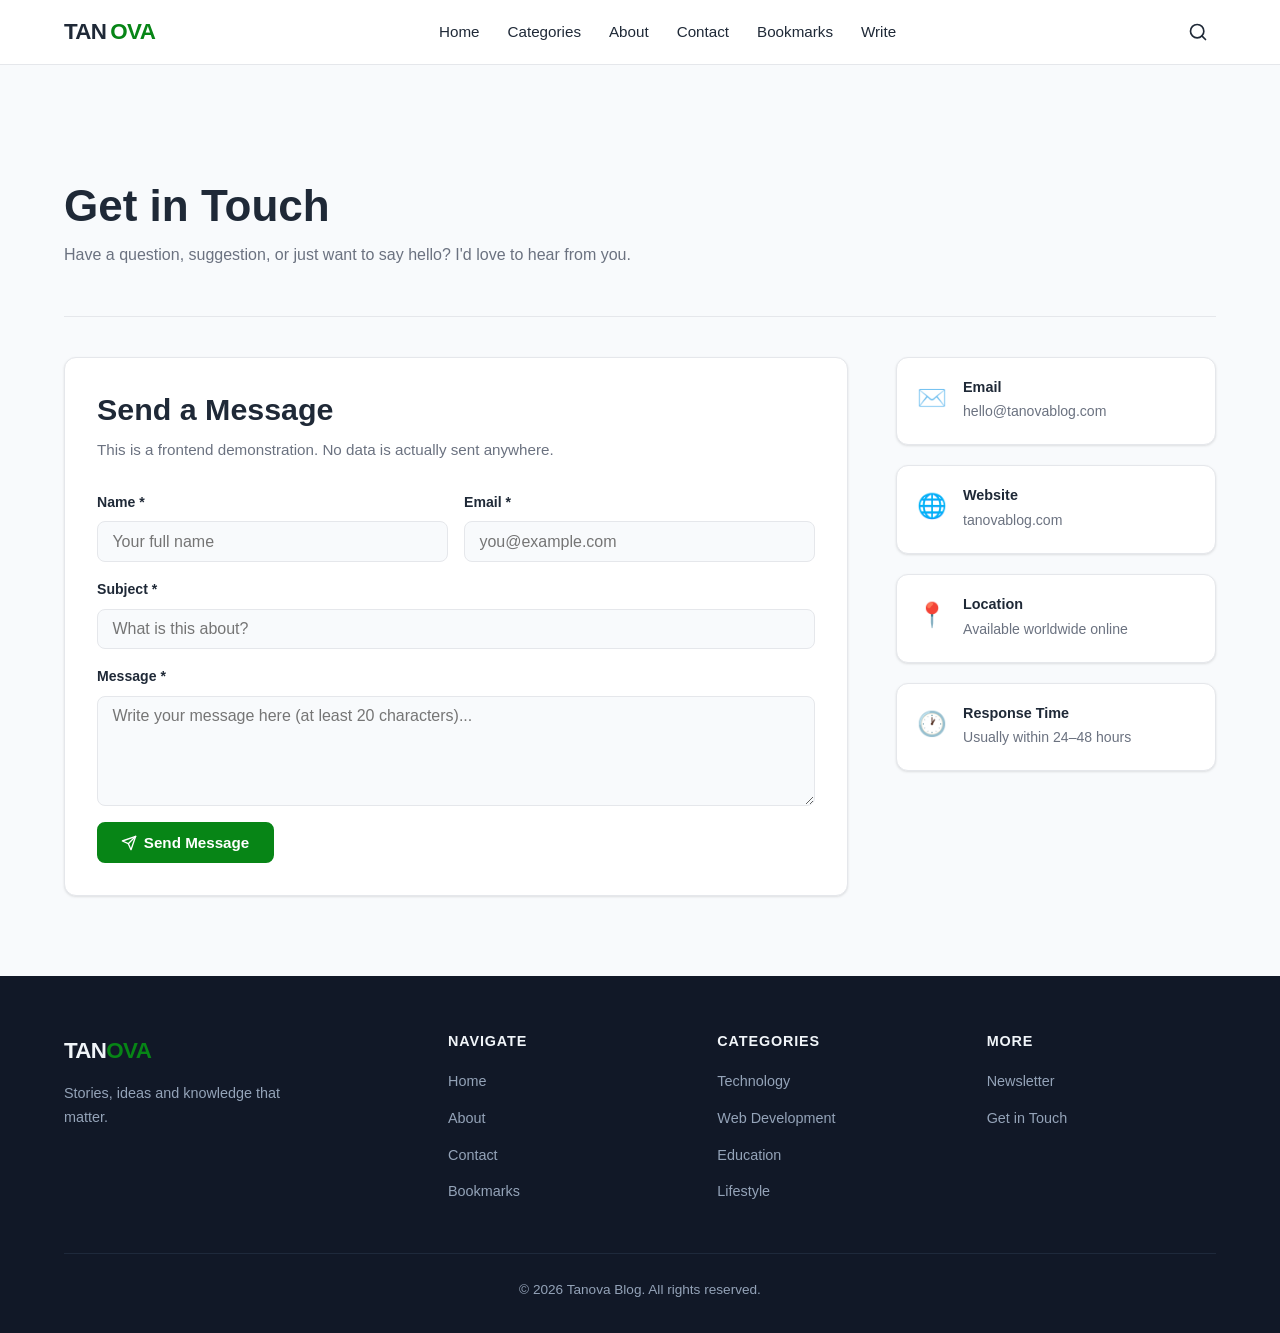
<file: blog/contact.html>
<!DOCTYPE html>
<html lang="en">
<head>
    <meta charset="UTF-8">
    <meta name="viewport" content="width=device-width, initial-scale=1.0">
    <meta name="description" content="Get in touch with Tanova Blog.">
    <title>Contact — Tanova Blog</title>
    <link rel="stylesheet" href="css/style.css">
</head>
<body>

    <header class="site-header" role="banner">
        <div class="container">
            <div class="header-inner">
                <a href="index.html" class="logo-link" aria-label="Tanova Blog home">
                    TAN<span>OVA</span>
                </a>
                <nav class="desktop-nav" aria-label="Main navigation">
                    <a href="index.html">Home</a>
                    <a href="index.html#categories">Categories</a>
                    <a href="about.html">About</a>
                    <a href="contact.html" aria-current="page">Contact</a>
                    <a href="bookmarks.html">Bookmarks</a>
                    <a href="publish.html">Write</a>
                </nav>
                <div class="nav-actions">
                    <button class="icon-btn" id="search-btn" aria-label="Open search">
                        <svg width="20" height="20" viewBox="0 0 24 24" fill="none" stroke="currentColor" stroke-width="2" stroke-linecap="round" stroke-linejoin="round" aria-hidden="true"><circle cx="11" cy="11" r="8"/><line x1="21" y1="21" x2="16.65" y2="16.65"/></svg>
                    </button>
                    <button class="icon-btn menu-toggle" id="menu-toggle" aria-label="Open navigation menu" aria-expanded="false" aria-controls="mobile-menu">
                        <svg width="24" height="24" viewBox="0 0 24 24" fill="none" stroke="currentColor" stroke-width="2" stroke-linecap="round" aria-hidden="true"><line x1="3" y1="6" x2="21" y2="6"/><line x1="3" y1="12" x2="21" y2="12"/><line x1="3" y1="18" x2="21" y2="18"/></svg>
                    </button>
                </div>
            </div>
        </div>
        <nav class="mobile-menu" id="mobile-menu" aria-label="Mobile navigation">
            <a href="index.html">Home</a>
            <a href="index.html#categories">Categories</a>
            <a href="about.html">About</a>
            <a href="contact.html">Contact</a>
            <a href="bookmarks.html">Bookmarks</a>
            <a href="publish.html">Write</a>
        </nav>
    </header>

    <div class="search-overlay" id="search-overlay" role="dialog" aria-modal="true" aria-label="Search articles">
        <div class="search-box">
            <div class="search-box-header">
                <div class="search-input-wrap">
                    <svg width="18" height="18" viewBox="0 0 24 24" fill="none" stroke="currentColor" stroke-width="2" stroke-linecap="round" stroke-linejoin="round" aria-hidden="true"><circle cx="11" cy="11" r="8"/><line x1="21" y1="21" x2="16.65" y2="16.65"/></svg>
                    <input type="search" id="search-input" placeholder="Search articles..." autocomplete="off" aria-label="Search articles">
                </div>
                <button id="search-close" aria-label="Close search">
                    <svg width="20" height="20" viewBox="0 0 24 24" fill="none" stroke="currentColor" stroke-width="2" stroke-linecap="round" aria-hidden="true"><line x1="18" y1="6" x2="6" y2="18"/><line x1="6" y1="6" x2="18" y2="18"/></svg>
                </button>
            </div>
            <div class="search-results" id="search-results" role="list" aria-live="polite"></div>
        </div>
    </div>

    <main class="contact-page" id="main-content">
        <div class="container">

            <div class="page-hero">
                <h1>Get in Touch</h1>
                <p>Have a question, suggestion, or just want to say hello? I'd love to hear from you.</p>
            </div>

            <div class="contact-layout contact-layout-spaced">

                <div class="contact-form-wrap">
                    <h2>Send a Message</h2>
                    <p>This is a frontend demonstration. No data is actually sent anywhere.</p>

                    <form class="contact-form" id="contact-form" novalidate aria-label="Contact form">
                        <div class="form-error" id="form-error" hidden></div>

                        <div class="form-fields" id="form-fields">
                            <div class="form-row">
                                <div class="form-group">
                                    <label for="name">Name <span aria-hidden="true">*</span></label>
                                    <input type="text" id="name" name="name" placeholder="Your full name" required autocomplete="name">
                                </div>
                                <div class="form-group">
                                    <label for="email">Email <span aria-hidden="true">*</span></label>
                                    <input type="email" id="email" name="email" placeholder="you@example.com" required autocomplete="email">
                                </div>
                            </div>

                            <div class="form-group">
                                <label for="subject">Subject <span aria-hidden="true">*</span></label>
                                <input type="text" id="subject" name="subject" placeholder="What is this about?" required>
                            </div>

                            <div class="form-group">
                                <label for="message">Message <span aria-hidden="true">*</span></label>
                                <textarea id="message" name="message" placeholder="Write your message here (at least 20 characters)..." required class="textarea-tall"></textarea>
                            </div>

                            <button type="submit" class="btn btn-primary">
                                <svg width="16" height="16" viewBox="0 0 24 24" fill="none" stroke="currentColor" stroke-width="2" stroke-linecap="round" stroke-linejoin="round" aria-hidden="true"><line x1="22" y1="2" x2="11" y2="13"/><polygon points="22 2 15 22 11 13 2 9 22 2"/></svg>
                                Send Message
                            </button>
                        </div>

                        <div class="form-success" id="form-success" hidden>
                            <svg width="48" height="48" viewBox="0 0 24 24" fill="none" stroke="currentColor" stroke-width="1.5" stroke-linecap="round" class="success-icon" aria-hidden="true"><path d="M22 11.08V12a10 10 0 1 1-5.93-9.14"/><polyline points="22 4 12 14.01 9 11.01"/></svg>
                            <h3>Message Received!</h3>
                            <p>Thanks for reaching out. In a real deployment, your message would be sent here. This is a frontend-only demo.</p>
                        </div>
                    </form>
                </div>

                <aside class="contact-info" aria-label="Contact information">
                    <div class="contact-info-item">
                        <span class="contact-info-icon" aria-hidden="true">✉️</span>
                        <div class="contact-info-text">
                            <h4>Email</h4>
                            <p>hello@tanovablog.com</p>
                        </div>
                    </div>
                    <div class="contact-info-item">
                        <span class="contact-info-icon" aria-hidden="true">🌐</span>
                        <div class="contact-info-text">
                            <h4>Website</h4>
                            <p>tanovablog.com</p>
                        </div>
                    </div>
                    <div class="contact-info-item">
                        <span class="contact-info-icon" aria-hidden="true">📍</span>
                        <div class="contact-info-text">
                            <h4>Location</h4>
                            <p>Available worldwide online</p>
                        </div>
                    </div>
                    <div class="contact-info-item">
                        <span class="contact-info-icon" aria-hidden="true">🕐</span>
                        <div class="contact-info-text">
                            <h4>Response Time</h4>
                            <p>Usually within 24–48 hours</p>
                        </div>
                    </div>
                </aside>

            </div>
        </div>
    </main>

    <footer class="site-footer" role="contentinfo">
        <div class="container">
            <div class="footer-grid">
                <div class="footer-brand">
                    <a href="index.html" class="logo-link">TAN<span>OVA</span></a>
                    <p>Stories, ideas and knowledge that matter.</p>
                </div>
                <div class="footer-col">
                    <h4>Navigate</h4>
                    <ul>
                        <li><a href="index.html">Home</a></li>
                        <li><a href="about.html">About</a></li>
                        <li><a href="contact.html">Contact</a></li>
                        <li><a href="bookmarks.html">Bookmarks</a></li>
                    </ul>
                </div>
                <div class="footer-col">
                    <h4>Categories</h4>
                    <ul>
                        <li><a href="index.html#categories">Technology</a></li>
                        <li><a href="index.html#categories">Web Development</a></li>
                        <li><a href="index.html#categories">Education</a></li>
                        <li><a href="index.html#categories">Lifestyle</a></li>
                    </ul>
                </div>
                <div class="footer-col">
                    <h4>More</h4>
                    <ul>
                        <li><a href="index.html#newsletter">Newsletter</a></li>
                        <li><a href="contact.html">Get in Touch</a></li>
                    </ul>
                </div>
            </div>
            <div class="footer-bottom">
                <p>&copy; 2026 Tanova Blog. All rights reserved.</p>
            </div>
        </div>
    </footer>

    <script src="js/posts.js"></script>
    <script src="js/main.js"></script>
</body>
</html>
</file>
<file: blog/css/style.css>
:root {
    --background: #F8FAFC;
    --surface: #FFFFFF;
    --text: #1F2937;
    --muted: #6B7280;
    --primary: #078516;
    --primary-dark: #056212;
    --border: #E5E7EB;
    --dark-bg: #111827;
    --shadow: 0 1px 3px rgba(0,0,0,0.08), 0 1px 2px rgba(0,0,0,0.04);
    --shadow-md: 0 4px 6px rgba(0,0,0,0.07), 0 2px 4px rgba(0,0,0,0.06);
    --radius: 0.75rem;
    --radius-sm: 0.5rem;
    --max-width: 1200px;
    --transition: 0.2s ease;
    --font-body: -apple-system, BlinkMacSystemFont, 'Segoe UI', Roboto, Oxygen, sans-serif;
}

*, *::before, *::after { box-sizing: border-box; margin: 0; padding: 0; }
html { scroll-behavior: smooth; font-size: 16px; }

body {
    font-family: var(--font-body);
    background-color: var(--background);
    color: var(--text);
    line-height: 1.7;
}

img { max-width: 100%; height: auto; display: block; }
a { color: var(--primary); text-decoration: none; }
a:hover { text-decoration: underline; }
ul { list-style: none; }
button { cursor: pointer; font-family: inherit; font-size: inherit; }
input, textarea, select { font-family: inherit; font-size: inherit; }

.container { max-width: var(--max-width); margin: 0 auto; padding: 0 1.5rem; }

h1, h2, h3, h4 { line-height: 1.3; color: var(--text); }
h1 { font-size: clamp(1.75rem, 4vw, 2.75rem); font-weight: 700; }
h2 { font-size: clamp(1.35rem, 2.5vw, 1.9rem); font-weight: 700; }
h3 { font-size: clamp(1.1rem, 2vw, 1.35rem); font-weight: 600; }

/* --- Buttons --- */
.btn {
    display: inline-flex; align-items: center; gap: 0.4rem;
    padding: 0.65rem 1.4rem; border-radius: var(--radius-sm);
    font-weight: 600; font-size: 0.95rem; border: 2px solid transparent;
    transition: background-color var(--transition), color var(--transition), border-color var(--transition), transform var(--transition);
    text-decoration: none; cursor: pointer; background: none;
}
.btn:hover { text-decoration: none; transform: translateY(-1px); }
.btn-primary { background-color: var(--primary); color: #fff; border-color: var(--primary); }
.btn-primary:hover { background-color: var(--primary-dark); border-color: var(--primary-dark); }
.btn-outline { border-color: var(--border); color: var(--text); background: transparent; }
.btn-outline:hover { border-color: var(--primary); color: var(--primary); }
.btn-sm { padding: 0.45rem 1rem; font-size: 0.85rem; }

.category-badge {
    display: inline-block; padding: 0.2rem 0.75rem;
    background-color: rgba(7,133,22,0.1); color: var(--primary);
    font-size: 0.78rem; font-weight: 600; border-radius: 2rem;
    text-transform: uppercase; letter-spacing: 0.05em;
}

.post-meta { display: flex; flex-wrap: wrap; gap: 0.5rem 1rem; font-size: 0.83rem; color: var(--muted); }
.post-meta span + span { position: relative; padding-left: 1rem; }
.post-meta span + span::before { content: '·'; position: absolute; left: 0; }

/* --- Header --- */
.site-header {
    position: sticky; top: 0; z-index: 100;
    background-color: var(--surface); border-bottom: 1px solid var(--border);
}
.header-inner {
    display: flex; align-items: center; justify-content: space-between;
    height: 64px; gap: 1.5rem;
}
.logo-link {
    text-decoration: none; color: var(--text); font-size: 1.4rem;
    font-weight: 800; letter-spacing: -0.03em;
    display: flex; align-items: center; gap: 0.25rem;
}
.logo-link span { color: var(--primary); }
.desktop-nav { display: flex; align-items: center; gap: 0.25rem; }
.desktop-nav a {
    color: var(--text); font-weight: 500; font-size: 0.95rem;
    padding: 0.4rem 0.75rem; border-radius: var(--radius-sm);
    transition: color var(--transition), background-color var(--transition); text-decoration: none;
}
.desktop-nav a:hover { color: var(--primary); background-color: rgba(7,133,22,0.07); text-decoration: none; }
.nav-actions { display: flex; align-items: center; gap: 0.5rem; }
.icon-btn {
    background: none; border: none; padding: 0.5rem; border-radius: var(--radius-sm);
    color: var(--text); display: flex; align-items: center; justify-content: center;
    transition: background-color var(--transition), color var(--transition);
}
.icon-btn:hover { background-color: var(--border); color: var(--primary); }
.menu-toggle { display: none; }

.mobile-menu {
    display: none; position: absolute; top: 64px; left: 0; right: 0;
    background-color: var(--surface); border-bottom: 1px solid var(--border);
    padding: 1rem 1.5rem 1.5rem; z-index: 99;
}
.mobile-menu.open { display: flex; flex-direction: column; gap: 0.25rem; }
.mobile-menu a {
    display: block; padding: 0.6rem 0.5rem; color: var(--text); font-weight: 500;
    font-size: 1rem; border-radius: var(--radius-sm); text-decoration: none;
    transition: color var(--transition), background-color var(--transition);
}
.mobile-menu a:hover { color: var(--primary); background-color: rgba(7,133,22,0.07); }

/* --- Search Overlay --- */
.search-overlay {
    display: none; position: fixed; inset: 0; background-color: rgba(0,0,0,0.5);
    z-index: 200; align-items: flex-start; justify-content: center; padding-top: 10vh;
}
.search-overlay.open { display: flex; }
.search-box {
    background-color: var(--surface); border-radius: var(--radius); padding: 1.5rem;
    width: 90%; max-width: 580px; box-shadow: var(--shadow-md);
}
.search-box-header {
    display: flex; align-items: center; gap: 0.75rem;
    border-bottom: 1px solid var(--border); padding-bottom: 1rem; margin-bottom: 1rem;
}
.search-input-wrap { flex: 1; display: flex; align-items: center; gap: 0.5rem; }
.search-input-wrap svg { color: var(--muted); flex-shrink: 0; }
#search-input { flex: 1; border: none; outline: none; background: transparent; color: var(--text); font-size: 1rem; }
#search-input::placeholder { color: var(--muted); }
#search-close { background: none; border: none; color: var(--muted); display: flex; align-items: center; padding: 0.25rem; border-radius: var(--radius-sm); transition: color var(--transition); }
#search-close:hover { color: var(--text); }
.search-results { display: flex; flex-direction: column; gap: 0.5rem; max-height: 400px; overflow-y: auto; }
.search-result-item {
    display: flex; flex-direction: column; gap: 0.2rem; padding: 0.75rem;
    border-radius: var(--radius-sm); text-decoration: none;
    transition: background-color var(--transition); border: 1px solid transparent;
}
.search-result-item:hover { background-color: var(--background); border-color: var(--border); text-decoration: none; }
.search-result-category { font-size: 0.75rem; font-weight: 600; color: var(--primary); text-transform: uppercase; letter-spacing: 0.04em; }
.search-result-title { font-weight: 600; color: var(--text); font-size: 0.95rem; }
.search-result-meta { font-size: 0.8rem; color: var(--muted); }
.search-empty { color: var(--muted); text-align: center; padding: 1rem; }

/* --- Hero --- */
.hero { padding: 5rem 0 4rem; border-bottom: 1px solid var(--border); }
.hero-inner { display: grid; grid-template-columns: 1fr 1fr; gap: 3rem; align-items: center; }
.hero-label {
    display: inline-block; font-size: 0.78rem; font-weight: 700;
    letter-spacing: 0.1em; text-transform: uppercase; color: var(--primary); margin-bottom: 1rem;
}
.hero-text h1 { margin-bottom: 1rem; }
.hero-text p { color: var(--muted); font-size: 1.05rem; margin-bottom: 2rem; max-width: 480px; }
.hero-actions { display: flex; gap: 1rem; flex-wrap: wrap; }
.hero-image-wrap { border-radius: var(--radius); overflow: hidden; aspect-ratio: 4/3; background-color: var(--border); }
.hero-image-wrap img { width: 100%; height: 100%; object-fit: contain; }
.hero-image-placeholder {
    width: 100%; height: 100%; display: flex; align-items: center; justify-content: center;
    background: linear-gradient(135deg, rgba(7,133,22,0.1) 0%, rgba(7,133,22,0.05) 100%); min-height: 280px;
}
.hero-image-placeholder span { font-size: 5rem; }

/* --- Section Header --- */
.section-header { margin-bottom: 2rem; }
.section-title { font-size: clamp(1.3rem, 2.5vw, 1.7rem); font-weight: 700; margin-bottom: 0.35rem; }
.section-subtitle { color: var(--muted); font-size: 0.95rem; }
.section-divider { width: 3rem; height: 3px; background-color: var(--primary); border-radius: 2px; margin-top: 0.5rem; }

/* --- Featured Article --- */
.featured-section { padding: 4rem 0; border-bottom: 1px solid var(--border); }
.featured-article {
    display: grid; grid-template-columns: 1.1fr 1fr; gap: 2.5rem; align-items: center;
    background-color: var(--surface); border-radius: var(--radius); overflow: hidden;
    box-shadow: var(--shadow); border: 1px solid var(--border);
}
.featured-image-wrap { aspect-ratio: 16/10; overflow: hidden; background-color: var(--border); }
.featured-image-wrap img { width: 100%; height: 100%; object-fit: cover; transition: transform 0.3s ease; }
.featured-article:hover .featured-image-wrap img { transform: scale(1.02); }
.featured-content { padding: 2rem 2rem 2rem 0; display: flex; flex-direction: column; gap: 0.85rem; }
.featured-content h2 { font-size: clamp(1.3rem, 2.5vw, 1.8rem); }
.featured-content p { color: var(--muted); line-height: 1.65; }

/* --- Posts Grid --- */
.posts-section { padding: 4rem 0; border-bottom: 1px solid var(--border); }
.posts-section-top {
    display: flex; align-items: flex-start; justify-content: space-between;
    flex-wrap: wrap; gap: 1.5rem; margin-bottom: 2rem;
}
.category-filters { display: flex; flex-wrap: wrap; gap: 0.5rem; }
.category-filter-btn {
    background: none; border: 1px solid var(--border); color: var(--muted);
    padding: 0.35rem 1rem; border-radius: 2rem; font-size: 0.85rem; font-weight: 500;
    transition: border-color var(--transition), color var(--transition), background-color var(--transition);
}
.category-filter-btn:hover, .category-filter-btn.active {
    border-color: var(--primary); color: var(--primary); background-color: rgba(7,133,22,0.07);
}
.posts-grid { display: grid; grid-template-columns: repeat(auto-fill, minmax(300px, 1fr)); gap: 1.75rem; }
.no-results { color: var(--muted); text-align: center; padding: 3rem; grid-column: 1 / -1; }

/* --- Post Card --- */
.post-card {
    background-color: var(--surface); border-radius: var(--radius); overflow: hidden;
    border: 1px solid var(--border); box-shadow: var(--shadow);
    display: flex; flex-direction: column;
    transition: box-shadow var(--transition), transform var(--transition);
}
.post-card:hover { box-shadow: var(--shadow-md); transform: translateY(-2px); }
.post-card-image-link { display: block; aspect-ratio: 16/9; overflow: hidden; background-color: var(--border); }
.post-card-image-link img { width: 100%; height: 100%; object-fit: cover; transition: transform 0.3s ease; }
.post-card:hover .post-card-image-link img { transform: scale(1.04); }
.post-card-body { padding: 1.25rem; display: flex; flex-direction: column; gap: 0.65rem; flex: 1; }
.post-excerpt { color: var(--muted); font-size: 0.9rem; line-height: 1.6; flex: 1; }
.post-card-actions { display: flex; align-items: center; justify-content: space-between; margin-top: 0.25rem; }
.bookmark-btn {
    background: none; border: 1px solid var(--border); color: var(--muted);
    padding: 0.4rem; border-radius: var(--radius-sm);
    display: flex; align-items: center; justify-content: center;
    transition: color var(--transition), border-color var(--transition), background-color var(--transition);
}
.bookmark-btn:hover, .bookmark-btn.saved {
    color: var(--primary); border-color: var(--primary); background-color: rgba(7,133,22,0.08);
}

/* --- Sidebar / Popular / Categories --- */
.home-sidebar-section { padding: 4rem 0; border-bottom: 1px solid var(--border); }
.home-widgets-grid { display: grid; grid-template-columns: 1fr 1fr; gap: 2rem; }
.sidebar-widget {
    background-color: var(--surface); border: 1px solid var(--border);
    border-radius: var(--radius); padding: 1.5rem; box-shadow: var(--shadow);
}
.widget-title { font-size: 1rem; font-weight: 700; margin-bottom: 1.25rem; padding-bottom: 0.75rem; border-bottom: 1px solid var(--border); }

.popular-list { display: flex; flex-direction: column; }
.popular-item {
    display: flex; align-items: flex-start; gap: 0.75rem; padding: 0.6rem 0;
    text-decoration: none; color: var(--text); border-radius: var(--radius-sm);
    transition: color var(--transition); border-bottom: 1px solid var(--border);
}
.popular-item:last-child { border-bottom: none; }
.popular-item:hover { color: var(--primary); text-decoration: none; }
.popular-num { font-size: 1.2rem; font-weight: 800; color: var(--border); min-width: 2rem; line-height: 1; margin-top: 0.1rem; }
.popular-info { display: flex; flex-direction: column; gap: 0.2rem; }
.popular-title { font-size: 0.9rem; font-weight: 600; line-height: 1.4; }
.popular-meta { font-size: 0.77rem; color: var(--muted); }

.categories-section { padding: 4rem 0; border-bottom: 1px solid var(--border); }
.categories-grid { display: grid; grid-template-columns: repeat(auto-fill, minmax(160px, 1fr)); gap: 1rem; }
.category-card {
    background-color: var(--surface); border: 1px solid var(--border); border-radius: var(--radius);
    padding: 1.5rem 1rem; text-align: center; cursor: pointer;
    display: flex; flex-direction: column; align-items: center; gap: 0.5rem;
    transition: border-color var(--transition), box-shadow var(--transition), transform var(--transition);
    box-shadow: var(--shadow);
}
.category-card:hover { border-color: var(--primary); box-shadow: var(--shadow-md); transform: translateY(-2px); }
.category-icon { font-size: 1.75rem; }
.category-name { font-weight: 600; font-size: 0.9rem; color: var(--text); }
.category-count { font-size: 0.78rem; color: var(--muted); }

/* --- Newsletter --- */
.newsletter-section { padding: 4rem 0; border-bottom: 1px solid var(--border); }
.newsletter-inner {
    background-color: var(--surface); border: 1px solid var(--border); border-radius: var(--radius);
    padding: 3rem; text-align: center; max-width: 600px; margin: 0 auto; box-shadow: var(--shadow);
}
.newsletter-inner h2 { margin-bottom: 0.5rem; }
.newsletter-inner p { color: var(--muted); margin-bottom: 1.75rem; }
.newsletter-form { display: flex; gap: 0.75rem; max-width: 420px; margin: 0 auto; }
.newsletter-form input {
    flex: 1; padding: 0.65rem 1rem; border: 1px solid var(--border); border-radius: var(--radius-sm);
    background-color: var(--background); color: var(--text); outline: none; transition: border-color var(--transition);
}
.newsletter-form input:focus { border-color: var(--primary); }
.newsletter-success { color: var(--primary); font-weight: 600; font-size: 1rem; }

/* --- Footer --- */
.site-footer { background-color: var(--dark-bg); color: #94A3B8; padding: 3.5rem 0 2rem; }
.footer-grid { display: grid; grid-template-columns: 1.5fr 1fr 1fr 1fr; gap: 2.5rem; margin-bottom: 3rem; }
.footer-brand .logo-link { color: #F1F5F9; margin-bottom: 0.75rem; display: inline-block; }
.footer-brand p { font-size: 0.9rem; line-height: 1.6; max-width: 240px; }
.footer-col h4 { color: #F1F5F9; font-size: 0.9rem; font-weight: 700; margin-bottom: 1rem; text-transform: uppercase; letter-spacing: 0.06em; }
.footer-col ul { display: flex; flex-direction: column; gap: 0.6rem; }
.footer-col ul li a { color: #94A3B8; font-size: 0.9rem; text-decoration: none; transition: color var(--transition); }
.footer-col ul li a:hover { color: var(--primary); text-decoration: none; }
.social-links { display: flex; gap: 0.75rem; margin-top: 1rem; }
.social-link {
    color: #94A3B8; display: flex; align-items: center; justify-content: center;
    width: 36px; height: 36px; border-radius: var(--radius-sm); border: 1px solid #2D3748;
    transition: color var(--transition), border-color var(--transition);
}
.social-link:hover { color: var(--primary); border-color: var(--primary); text-decoration: none; }
.footer-bottom { border-top: 1px solid #1E293B; padding-top: 1.5rem; text-align: center; font-size: 0.85rem; }

/* --- Toast --- */
.toast {
    position: fixed; bottom: 1.5rem; left: 50%;
    transform: translateX(-50%) translateY(2rem);
    background-color: var(--dark-bg); color: #F1F5F9; padding: 0.75rem 1.5rem;
    border-radius: 2rem; font-size: 0.9rem; font-weight: 500; box-shadow: var(--shadow-md);
    opacity: 0; transition: opacity 0.25s ease, transform 0.25s ease; z-index: 1000;
    white-space: nowrap; pointer-events: none;
}
.toast.show { opacity: 1; transform: translateX(-50%) translateY(0); }
.toast-success { background-color: var(--primary); }
.toast-error { background-color: #DC2626; }
.toast-info { background-color: #2563EB; }

/* --- Article Page --- */
.article-page { padding: 3rem 0 5rem; }
.article-layout { display: grid; grid-template-columns: 1fr 280px; gap: 3rem; align-items: flex-start; }
.article-main > header { margin-bottom: 2rem; }
.article-main > header h1 { margin: 0.75rem 0; }
.article-meta { display: flex; flex-wrap: wrap; gap: 0.5rem 1.25rem; font-size: 0.88rem; color: var(--muted); margin-top: 0.75rem; }
.article-featured-image {
    border-radius: var(--radius); overflow: hidden; margin-bottom: 2rem;
    aspect-ratio: 16/7; background-color: var(--border);
}
.article-featured-image img { width: 100%; height: 100%; object-fit: cover; }
.article-content { font-size: 1.05rem; line-height: 1.85; color: var(--text); }
.article-content h2 { margin: 2.5rem 0 1rem; font-size: 1.5rem; }
.article-content h3 { margin: 2rem 0 0.75rem; }
.article-content p { margin-bottom: 1.25rem; }
.article-content ul, .article-content ol { margin: 1.25rem 0 1.25rem 1.5rem; display: flex; flex-direction: column; gap: 0.5rem; }
.article-content ul { list-style: disc; }
.article-content ol { list-style: decimal; }
.article-content blockquote {
    margin: 2rem 0; padding: 1.25rem 1.5rem; border-left: 4px solid var(--primary);
    background-color: rgba(7,133,22,0.05); border-radius: 0 var(--radius-sm) var(--radius-sm) 0;
    font-style: italic; color: var(--muted);
}
.article-content pre {
    background-color: var(--dark-bg); border-radius: var(--radius-sm);
    padding: 1.25rem 1.5rem; overflow-x: auto; margin: 1.5rem 0; border: 1px solid var(--border);
}
.article-content code {
    font-family: 'Fira Code', 'Cascadia Code', Consolas, monospace; font-size: 0.88rem;
    color: #22C55E; background-color: rgba(7,133,22,0.08); padding: 0.15em 0.4em; border-radius: 0.25rem;
}
.article-content pre code { background: none; padding: 0; color: #A3E635; }

.article-actions {
    display: flex; align-items: center; gap: 0.75rem; flex-wrap: wrap;
    margin: 2rem 0; padding: 1.5rem 0; border-top: 1px solid var(--border); border-bottom: 1px solid var(--border);
}
.like-btn {
    background: none; border: 1px solid var(--border); color: var(--muted);
    padding: 0.55rem 1.1rem; border-radius: 2rem; display: flex; align-items: center; gap: 0.5rem;
    font-weight: 600; font-size: 0.9rem;
    transition: color var(--transition), border-color var(--transition), background-color var(--transition);
}
.like-btn:hover, .like-btn.liked { color: #E11D48; border-color: #E11D48; background-color: rgba(225,29,72,0.07); }
.save-btn {
    background: none; border: 1px solid var(--border); color: var(--muted);
    padding: 0.55rem 1.1rem; border-radius: 2rem; font-weight: 600; font-size: 0.9rem;
    transition: color var(--transition), border-color var(--transition), background-color var(--transition);
}
.save-btn:hover, .save-btn.saved { color: var(--primary); border-color: var(--primary); background-color: rgba(7,133,22,0.08); }
.share-wrap { position: relative; margin-left: auto; }
.share-btn {
    background: none; border: 1px solid var(--border); color: var(--muted);
    padding: 0.55rem 1.1rem; border-radius: 2rem; font-weight: 600; font-size: 0.9rem;
    display: flex; align-items: center; gap: 0.5rem; transition: color var(--transition), border-color var(--transition);
}
.share-btn:hover { color: var(--primary); border-color: var(--primary); }
.share-menu {
    position: absolute; right: 0; top: calc(100% + 0.5rem);
    background-color: var(--surface); border: 1px solid var(--border); border-radius: var(--radius-sm);
    box-shadow: var(--shadow-md); min-width: 180px; overflow: hidden; z-index: 50;
}
.share-menu button, .share-menu a {
    display: flex; align-items: center; gap: 0.6rem; width: 100%; padding: 0.7rem 1rem;
    font-size: 0.9rem; color: var(--text); background: none; border: none;
    text-decoration: none; transition: background-color var(--transition); text-align: left;
}
.share-menu button:hover, .share-menu a:hover { background-color: var(--background); text-decoration: none; }

/* --- Comments --- */
.comments-section { margin-top: 3rem; }
.comments-section h2 { margin-bottom: 1.5rem; }
.comment-form {
    background-color: var(--surface); border: 1px solid var(--border);
    border-radius: var(--radius); padding: 1.5rem; margin-bottom: 2rem;
}
.form-group { display: flex; flex-direction: column; gap: 0.4rem; margin-bottom: 1rem; }
.form-group label { font-size: 0.88rem; font-weight: 600; color: var(--text); }
.form-group input, .form-group textarea, .form-group select {
    padding: 0.65rem 0.9rem; border: 1px solid var(--border); border-radius: var(--radius-sm);
    background-color: var(--background); color: var(--text); outline: none;
    transition: border-color var(--transition); width: 100%;
}
.form-group input:focus, .form-group textarea:focus { border-color: var(--primary); }
.form-group textarea { resize: vertical; min-height: 110px; }
.comment-error {
    color: #DC2626; font-size: 0.88rem; margin-bottom: 1rem; padding: 0.65rem 0.9rem;
    background-color: rgba(220,38,38,0.07); border-radius: var(--radius-sm); border: 1px solid rgba(220,38,38,0.2);
}
.comment { padding: 1.25rem 0; border-bottom: 1px solid var(--border); }
.comment:last-child { border-bottom: none; }
.comment-header { display: flex; align-items: center; gap: 1rem; margin-bottom: 0.5rem; }
.comment-author { font-weight: 600; font-size: 0.95rem; }
.comment-date { font-size: 0.82rem; color: var(--muted); }
.comment-text { font-size: 0.93rem; color: var(--text); line-height: 1.65; }
.no-comments { color: var(--muted); font-size: 0.95rem; padding: 1rem 0; }

/* --- Article Sidebar --- */
.article-sidebar { position: sticky; top: 80px; display: flex; flex-direction: column; gap: 1.5rem; }
.recent-nav ul { display: flex; flex-direction: column; gap: 0.25rem; }
.recent-nav li a {
    display: flex; flex-direction: column; gap: 0.2rem; padding: 0.65rem; border-radius: var(--radius-sm);
    text-decoration: none; color: var(--text); transition: background-color var(--transition); border: 1px solid transparent;
}
.recent-nav li a:hover { background-color: var(--background); border-color: var(--border); text-decoration: none; }
.recent-nav-category { font-size: 0.73rem; font-weight: 600; color: var(--primary); text-transform: uppercase; letter-spacing: 0.04em; }
.recent-nav-title { font-size: 0.88rem; font-weight: 500; line-height: 1.4; }

/* --- About Page --- */
.about-page { padding: 4rem 0 5rem; }
.about-hero { display: grid; grid-template-columns: 260px 1fr; gap: 3rem; align-items: flex-start; margin-bottom: 4rem; }
.about-image-wrap { border-radius: var(--radius); overflow: hidden; aspect-ratio: 1; background-color: var(--border); }
.about-image-wrap img { width: 100%; height: 100%; object-fit: cover; }
.about-image-placeholder {
    width: 100%; height: 100%; display: flex; align-items: center; justify-content: center;
    background: linear-gradient(135deg, rgba(7,133,22,0.1) 0%, rgba(7,133,22,0.05) 100%);
    font-size: 5rem; min-height: 260px;
}
.about-text h1 { margin-bottom: 0.5rem; }
.about-text .subtitle { color: var(--primary); font-size: 1rem; font-weight: 600; margin-bottom: 1.5rem; }
.about-text p { color: var(--muted); margin-bottom: 1rem; line-height: 1.75; }
.skills-list { display: flex; flex-wrap: wrap; gap: 0.5rem; margin-top: 1.5rem; }
.skill-tag {
    padding: 0.3rem 0.85rem; background-color: rgba(7,133,22,0.08); color: var(--primary);
    border-radius: 2rem; font-size: 0.83rem; font-weight: 600; border: 1px solid rgba(7,133,22,0.2);
}
.about-mission {
    background-color: var(--surface); border: 1px solid var(--border);
    border-radius: var(--radius); padding: 2.5rem; box-shadow: var(--shadow);
}
.about-mission p { color: var(--muted); line-height: 1.75; margin-bottom: 1.25rem; }
.about-mission p:last-of-type { margin-bottom: 1.75rem; }

/* --- Contact Page --- */
.contact-page { padding: 4rem 0 5rem; }
.contact-layout { display: grid; grid-template-columns: 1fr 320px; gap: 3rem; align-items: flex-start; }
.contact-form-wrap {
    background-color: var(--surface); border: 1px solid var(--border);
    border-radius: var(--radius); padding: 2rem; box-shadow: var(--shadow);
}
.contact-form-wrap h2 { margin-bottom: 0.5rem; }
.contact-form-wrap > p { color: var(--muted); margin-bottom: 1.75rem; font-size: 0.95rem; }
.form-row { display: grid; grid-template-columns: 1fr 1fr; gap: 1rem; }
.form-error {
    color: #DC2626; font-size: 0.88rem; margin-bottom: 1rem; padding: 0.75rem 1rem;
    background-color: rgba(220,38,38,0.07); border-radius: var(--radius-sm); border: 1px solid rgba(220,38,38,0.2);
}
.form-success { text-align: center; padding: 2rem; }
.form-success h3 { margin-bottom: 0.5rem; color: var(--primary); }
.form-success p { color: var(--muted); font-size: 0.95rem; }
.contact-info { display: flex; flex-direction: column; gap: 1.25rem; }
.contact-info-item {
    background-color: var(--surface); border: 1px solid var(--border); border-radius: var(--radius);
    padding: 1.25rem; display: flex; gap: 1rem; align-items: flex-start; box-shadow: var(--shadow);
}
.contact-info-icon { font-size: 1.5rem; flex-shrink: 0; }
.contact-info-text h4 { font-size: 0.9rem; margin-bottom: 0.25rem; }
.contact-info-text p { font-size: 0.88rem; color: var(--muted); }

/* --- Bookmarks Page --- */
.bookmarks-page { padding: 4rem 0 5rem; }
.bookmarks-list { display: grid; grid-template-columns: repeat(auto-fill, minmax(300px, 1fr)); gap: 1.75rem; margin-top: 2rem; }
.bookmarks-empty { text-align: center; padding: 4rem 2rem; color: var(--muted); grid-column: 1 / -1; }
.bookmarks-empty p { margin-bottom: 1.5rem; font-size: 1rem; }
.remove-bookmark-btn {
    background: none; border: 1px solid #DC2626; color: #DC2626;
    padding: 0.4rem 0.9rem; border-radius: var(--radius-sm); font-size: 0.82rem; font-weight: 600;
    transition: background-color var(--transition), color var(--transition);
}
.remove-bookmark-btn:hover { background-color: #DC2626; color: #fff; }

/* --- Page Hero (inner pages) --- */
.page-hero { padding: 3rem 0; border-bottom: 1px solid var(--border); }
.page-hero h1 { margin-bottom: 0.4rem; }
.page-hero p { color: var(--muted); font-size: 1rem; }
.breadcrumb { display: flex; align-items: center; gap: 0.4rem; font-size: 0.85rem; color: var(--muted); margin-bottom: 1rem; }
.breadcrumb a { color: var(--muted); text-decoration: none; transition: color var(--transition); }
.breadcrumb a:hover { color: var(--primary); }
.breadcrumb span { color: var(--muted); }

/* --- Not Found --- */
.not-found-box { text-align: center; padding: 5rem 2rem; max-width: 480px; margin: 0 auto; }
.not-found-box h1 { margin-bottom: 1rem; }
.not-found-box p { color: var(--muted); margin-bottom: 2rem; }

/* --- 1024px and below --- */
@media (max-width: 1024px) {
    .footer-grid { grid-template-columns: 1fr 1fr; }
    .article-layout { grid-template-columns: 1fr; }
    .article-sidebar { position: static; }
    .contact-layout { grid-template-columns: 1fr; }
    .home-widgets-grid { grid-template-columns: 1fr; }
}

/* --- 768px and below (tablet) --- */
@media (max-width: 768px) {
    .desktop-nav { display: none; }
    .menu-toggle { display: flex; }

    .hero { padding: 3rem 0 2.5rem; }
    .hero-inner { grid-template-columns: 1fr; gap: 2rem; }
    .hero-image-wrap { order: -1; aspect-ratio: 16/9; }
    .hero-text p { max-width: 100%; }

    .featured-article { grid-template-columns: 1fr; }
    .featured-content { padding: 1.25rem; }

    .about-hero { grid-template-columns: 1fr; }
    .about-image-wrap { max-width: 200px; }

    .footer-grid { grid-template-columns: 1fr 1fr; gap: 2rem; }
    .footer-brand { grid-column: 1 / -1; }

    .newsletter-form { flex-direction: column; }
    .newsletter-form .btn { width: 100%; justify-content: center; }

    .form-row { grid-template-columns: 1fr; }

    .posts-section-top { flex-direction: column; }
    .category-filters { width: 100%; }
}

/* --- 480px and below (mobile) --- */
@media (max-width: 480px) {
    .container { padding: 0 1rem; }

    .posts-grid { grid-template-columns: 1fr; }
    .bookmarks-list { grid-template-columns: 1fr; }
    .categories-grid { grid-template-columns: repeat(2, 1fr); }

    .footer-grid { grid-template-columns: 1fr; }

    .article-actions { flex-direction: column; align-items: flex-start; }
    .share-wrap { margin-left: 0; width: 100%; }
    .share-btn { width: 100%; justify-content: center; }
    .share-menu { right: auto; left: 0; width: 100%; }

    h1 { font-size: 1.7rem; }
    h2 { font-size: 1.35rem; }

    .hero { padding: 2.5rem 0 2rem; }
    .hero-label { font-size: 0.72rem; }

    .featured-section, .posts-section, .categories-section,
    .newsletter-section, .home-sidebar-section { padding: 2.5rem 0; }
}



.publish-page { padding: 3rem 0 5rem; }

.publish-layout {
    display: grid;
    grid-template-columns: 1fr 300px;
    gap: 2.5rem;
    align-items: flex-start;
    margin-top: 2.5rem;
}

.editor-card {
    background-color: var(--surface);
    border: 1px solid var(--border);
    border-radius: var(--radius);
    padding: 2rem;
    box-shadow: var(--shadow);
}

.editor-card h2 {
    font-size: 1.1rem;
    margin-bottom: 1.5rem;
    padding-bottom: 0.75rem;
    border-bottom: 1px solid var(--border);
}

.toolbar {
    display: flex;
    flex-wrap: wrap;
    gap: 0.35rem;
    padding: 0.6rem;
    background-color: var(--background);
    border: 1px solid var(--border);
    border-bottom: none;
    border-radius: var(--radius-sm) var(--radius-sm) 0 0;
}

.toolbar-btn {
    background: none;
    border: 1px solid transparent;
    color: var(--text);
    padding: 0.3rem 0.6rem;
    border-radius: 0.3rem;
    font-size: 0.85rem;
    font-weight: 600;
    line-height: 1;
    transition: background-color var(--transition), border-color var(--transition);
    cursor: pointer;
}

.toolbar-btn:hover {
    background-color: var(--border);
    border-color: var(--border);
}

.toolbar-sep {
    width: 1px;
    background-color: var(--border);
    margin: 0.2rem 0.1rem;
}

#content-editor {
    width: 100%;
    min-height: 360px;
    padding: 1rem;
    border: 1px solid var(--border);
    border-radius: 0 0 var(--radius-sm) var(--radius-sm);
    background-color: var(--background);
    color: var(--text);
    font-family: var(--font-body);
    font-size: 1rem;
    line-height: 1.75;
    outline: none;
    resize: vertical;
    transition: border-color var(--transition);
}

#content-editor:focus { border-color: var(--primary); }

.char-count {
    font-size: 0.78rem;
    color: var(--muted);
    text-align: right;
    margin-top: 0.35rem;
}

.manage-panel {
    background-color: var(--surface);
    border: 1px solid var(--border);
    border-radius: var(--radius);
    padding: 1.5rem;
    box-shadow: var(--shadow);
}

.manage-panel h3 {
    font-size: 0.95rem;
    margin-bottom: 1rem;
    padding-bottom: 0.75rem;
    border-bottom: 1px solid var(--border);
}

.content-preview-section {
    margin-top: 2rem;
    padding-top: 2rem;
    border-top: 1px solid var(--border);
}

.content-preview-section h3 {
    margin-bottom: 1rem;
    font-size: 0.95rem;
    color: var(--muted);
    text-transform: uppercase;
    letter-spacing: 0.05em;
}

.preview-content {
    font-size: 0.88rem;
    line-height: 1.65;
    color: var(--muted);
}

.preview-content h1,
.preview-content h2,
.preview-content h3 {
    color: var(--text);
    margin: 1rem 0 0.5rem;
}

.preview-content p { margin-bottom: 0.75rem; }

.preview-content ul {
    list-style: disc;
    padding-left: 1.25rem;
    margin-bottom: 0.75rem;
}

.preview-content ol {
    list-style: decimal;
    padding-left: 1.25rem;
    margin-bottom: 0.75rem;
}

.preview-content blockquote {
    border-left: 3px solid var(--primary);
    padding: 0.5rem 1rem;
    margin: 0.75rem 0;
    color: var(--muted);
    font-style: italic;
}

.preview-content pre {
    background-color: var(--dark-bg);
    border-radius: var(--radius-sm);
    padding: 0.75rem 1rem;
    overflow-x: auto;
    margin: 0.75rem 0;
}

.preview-content code {
    font-family: Consolas, monospace;
    font-size: 0.82rem;
    color: #22C55E;
}

.preview-content pre code { background: none; padding: 0; }

.publish-actions {
    display: flex;
    gap: 0.75rem;
    margin-top: 1.5rem;
    flex-wrap: wrap;
}

.image-preview-wrap {
    margin-top: 0.5rem;
    border-radius: var(--radius-sm);
    overflow: hidden;
    border: 1px solid var(--border);
    max-height: 160px;
    display: none;
}

.image-preview-wrap img {
    width: 100%;
    height: 160px;
    object-fit: cover;
}

.manage-list {
    display: flex;
    flex-direction: column;
    gap: 0.75rem;
}

.manage-item {
    background-color: var(--background);
    border: 1px solid var(--border);
    border-radius: var(--radius-sm);
    padding: 0.85rem 1rem;
    display: flex;
    gap: 0.75rem;
    align-items: flex-start;
}

.manage-item-info {
    flex: 1;
    min-width: 0;
}

.manage-item-title {
    font-weight: 600;
    font-size: 0.88rem;
    white-space: nowrap;
    overflow: hidden;
    text-overflow: ellipsis;
    display: block;
    color: var(--text);
    text-decoration: none;
    transition: color var(--transition);
}

.manage-item-title:hover { color: var(--primary); text-decoration: none; }

.manage-item-meta {
    font-size: 0.78rem;
    color: var(--muted);
    margin-top: 0.2rem;
}

.manage-item-actions {
    display: flex;
    gap: 0.4rem;
    flex-shrink: 0;
}

.edit-btn {
    background: none;
    border: 1px solid var(--border);
    color: var(--text);
    padding: 0.3rem 0.65rem;
    border-radius: var(--radius-sm);
    font-size: 0.78rem;
    font-weight: 600;
    transition: border-color var(--transition), color var(--transition);
    cursor: pointer;
}

.edit-btn:hover { border-color: var(--primary); color: var(--primary); }

.delete-btn {
    background: none;
    border: 1px solid transparent;
    color: var(--muted);
    padding: 0.3rem 0.65rem;
    border-radius: var(--radius-sm);
    font-size: 0.78rem;
    font-weight: 600;
    transition: border-color var(--transition), color var(--transition), background-color var(--transition);
    cursor: pointer;
}

.delete-btn:hover {
    border-color: #DC2626;
    color: #DC2626;
    background-color: rgba(220, 38, 38, 0.07);
}

.manage-empty {
    color: var(--muted);
    font-size: 0.9rem;
    text-align: center;
    padding: 1.5rem 0;
}

.publish-notice {
    background-color: rgba(7, 133, 22, 0.07);
    border: 1px solid rgba(7, 133, 22, 0.2);
    border-radius: var(--radius-sm);
    padding: 0.75rem 1rem;
    font-size: 0.85rem;
    color: var(--primary);
    margin-bottom: 1.5rem;
}

.form-row-two {
    display: grid;
    grid-template-columns: 1fr 1fr;
    gap: 1rem;
}

.label-optional {
    color: var(--muted);
    font-weight: 400;
}

@media (max-width: 900px) {
    .publish-layout { grid-template-columns: 1fr; }
}

@media (max-width: 480px) {
    .form-row-two { grid-template-columns: 1fr; }
}





/* article.html — article description line */
.article-desc {
    color: var(--muted);
    font-size: 1.1rem;
    margin-top: 0.5rem;
}

/* article.html — comments demo notice */
.comments-notice {
    font-size: 0.82rem;
    color: var(--muted);
    margin-bottom: 1.5rem;
}

/* article.html — comment form heading */
.comment-form-heading {
    margin-bottom: 1rem;
    font-size: 1rem;
}

/* about.html — mission section heading */
.mission-heading {
    margin-bottom: 1.25rem;
}

/* contact.html — layout top spacing */
.contact-layout-spaced {
    margin-top: 2.5rem;
}

/* contact.html — message textarea */
.textarea-tall {
    min-height: 140px;
}

/* contact.html — success icon */
.success-icon {
    color: var(--primary);
    margin: 0 auto 1rem;
    display: block;
}

/* index.html — section-header inside flex row (no bottom margin) */
.section-header-flush {
    margin-bottom: 0;
}
</file>
